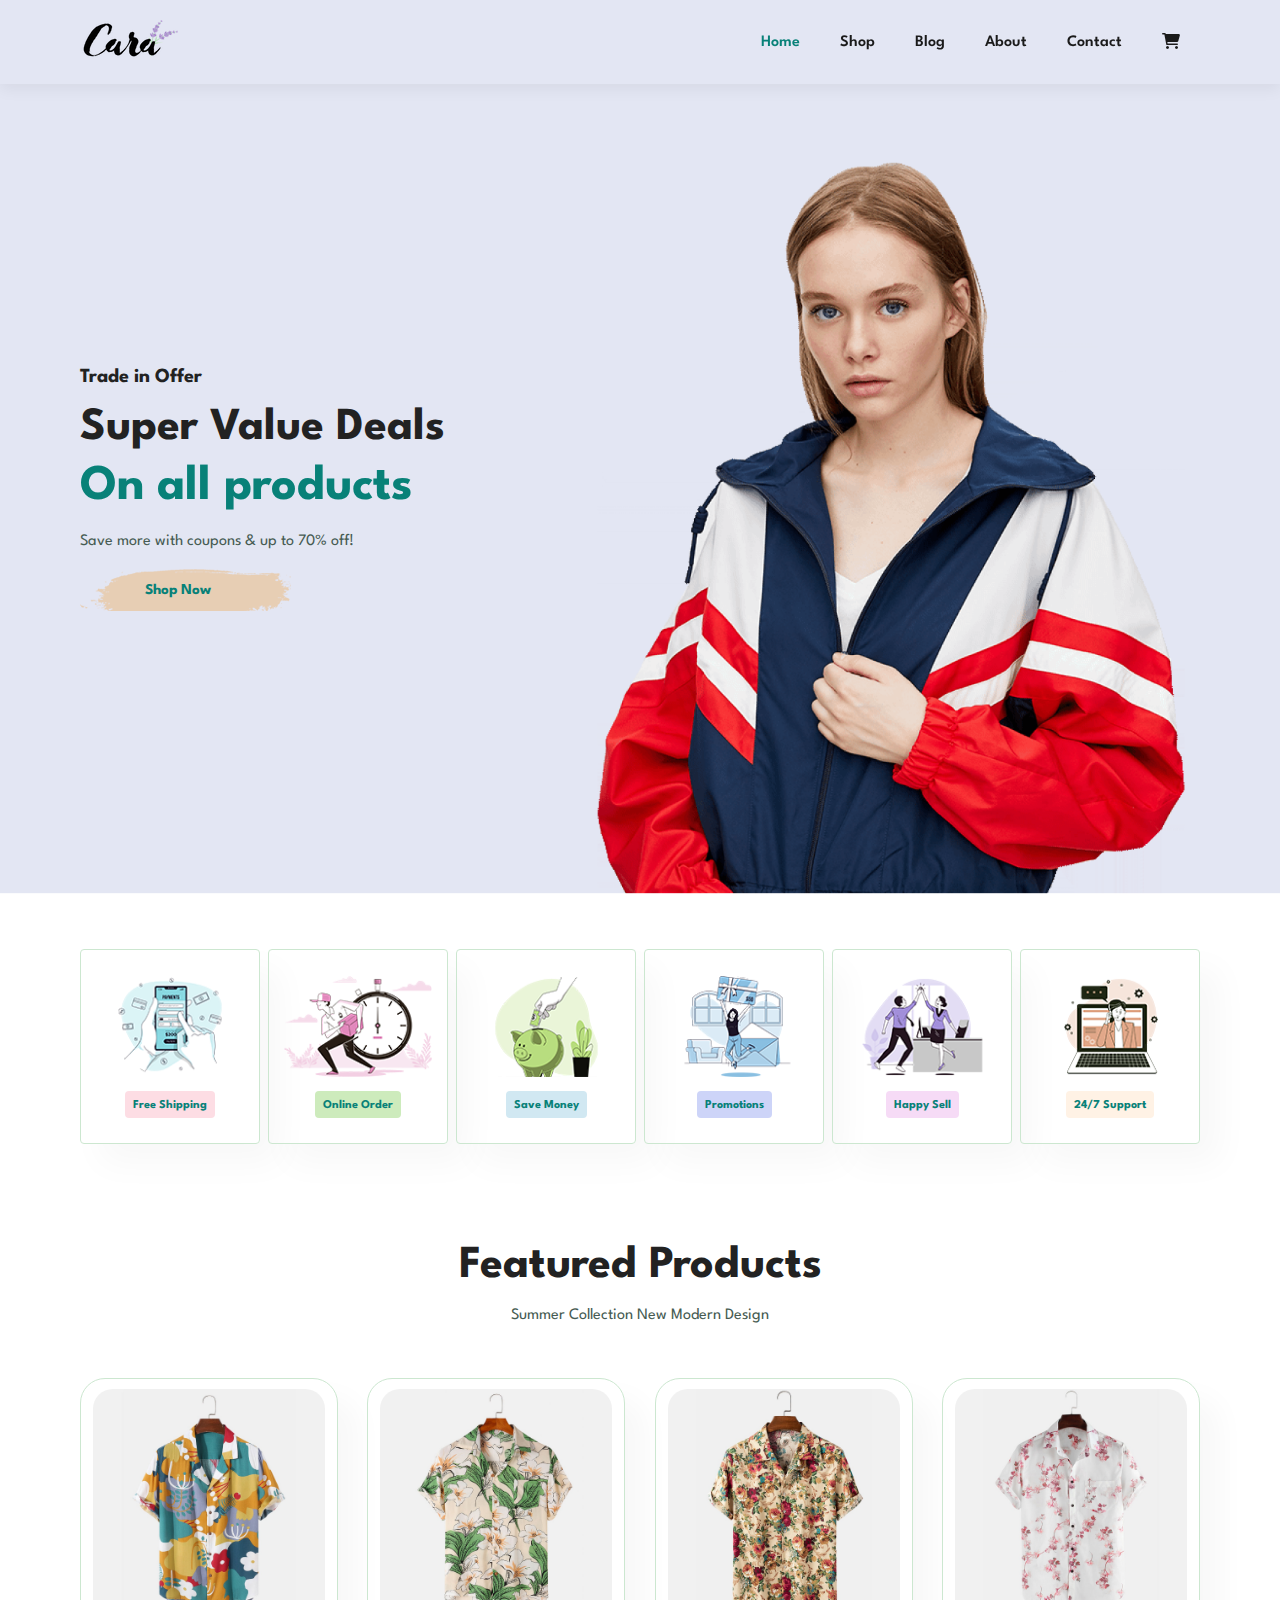
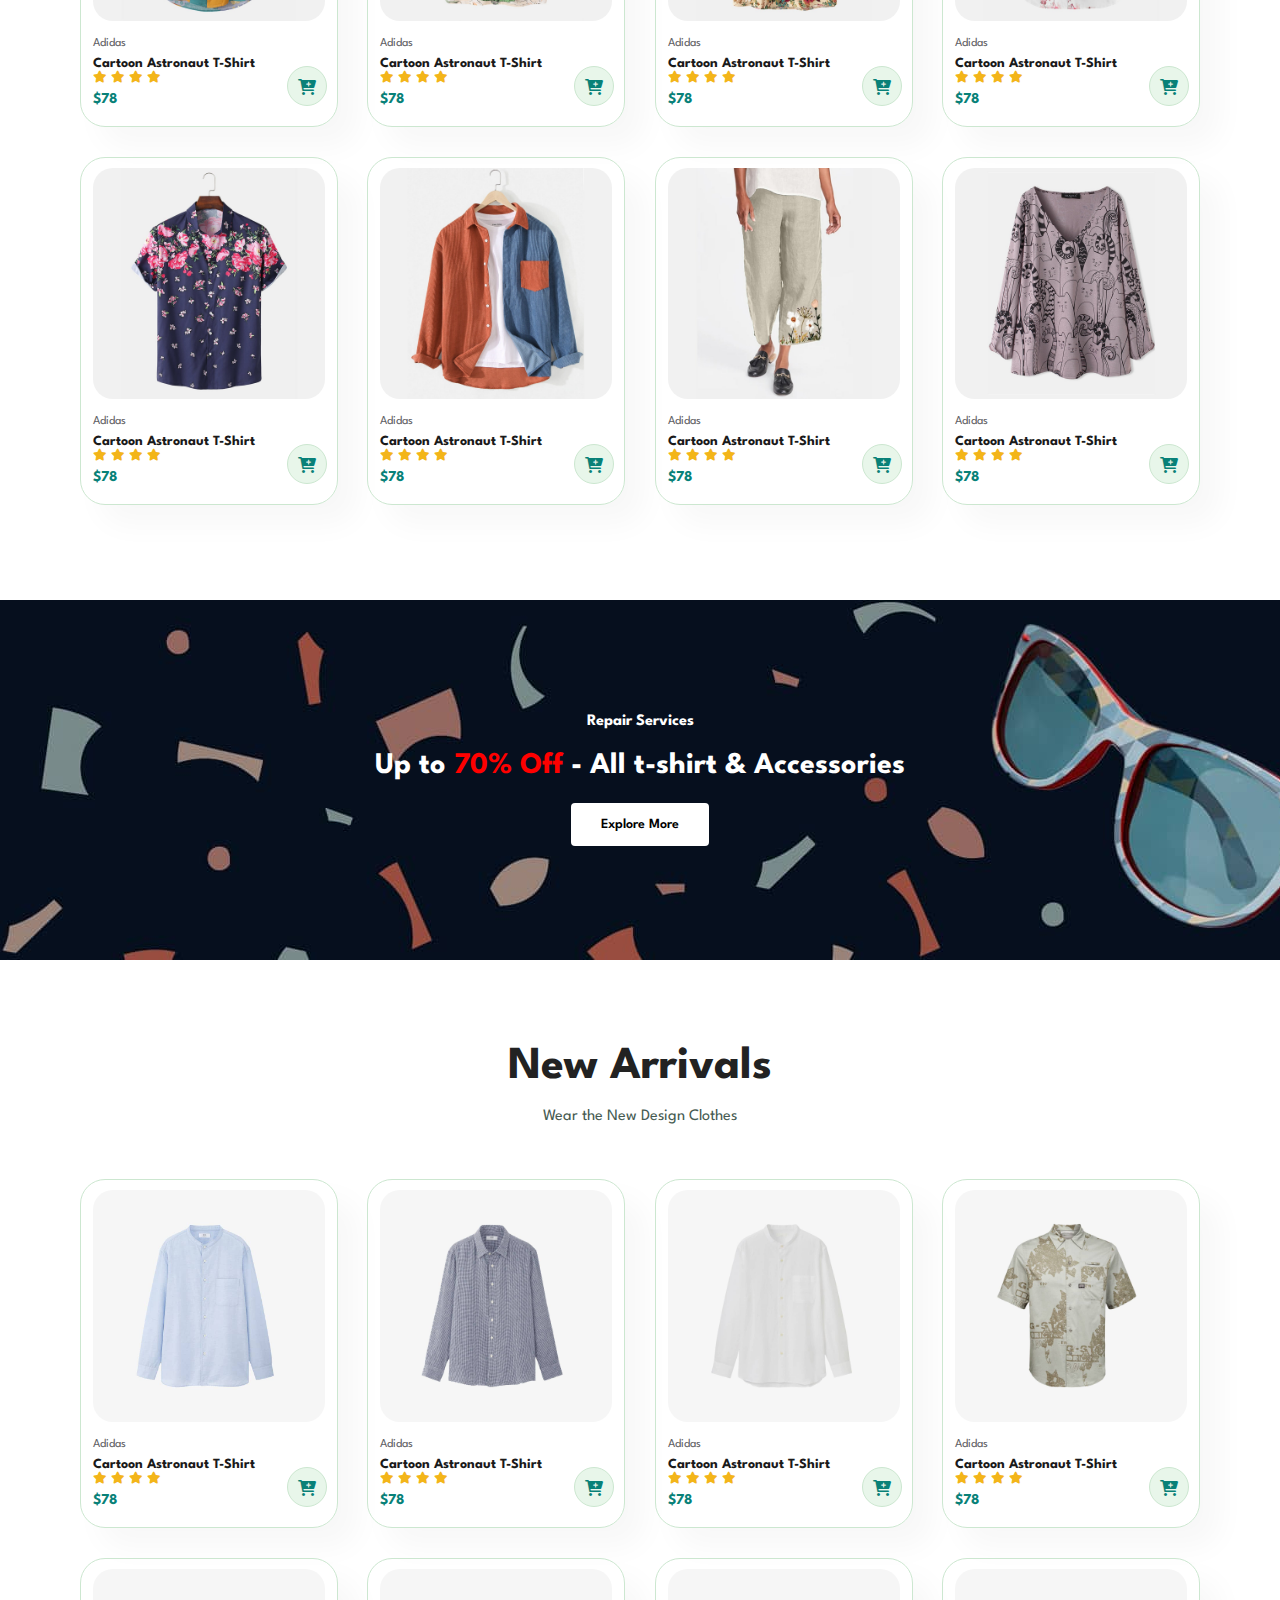
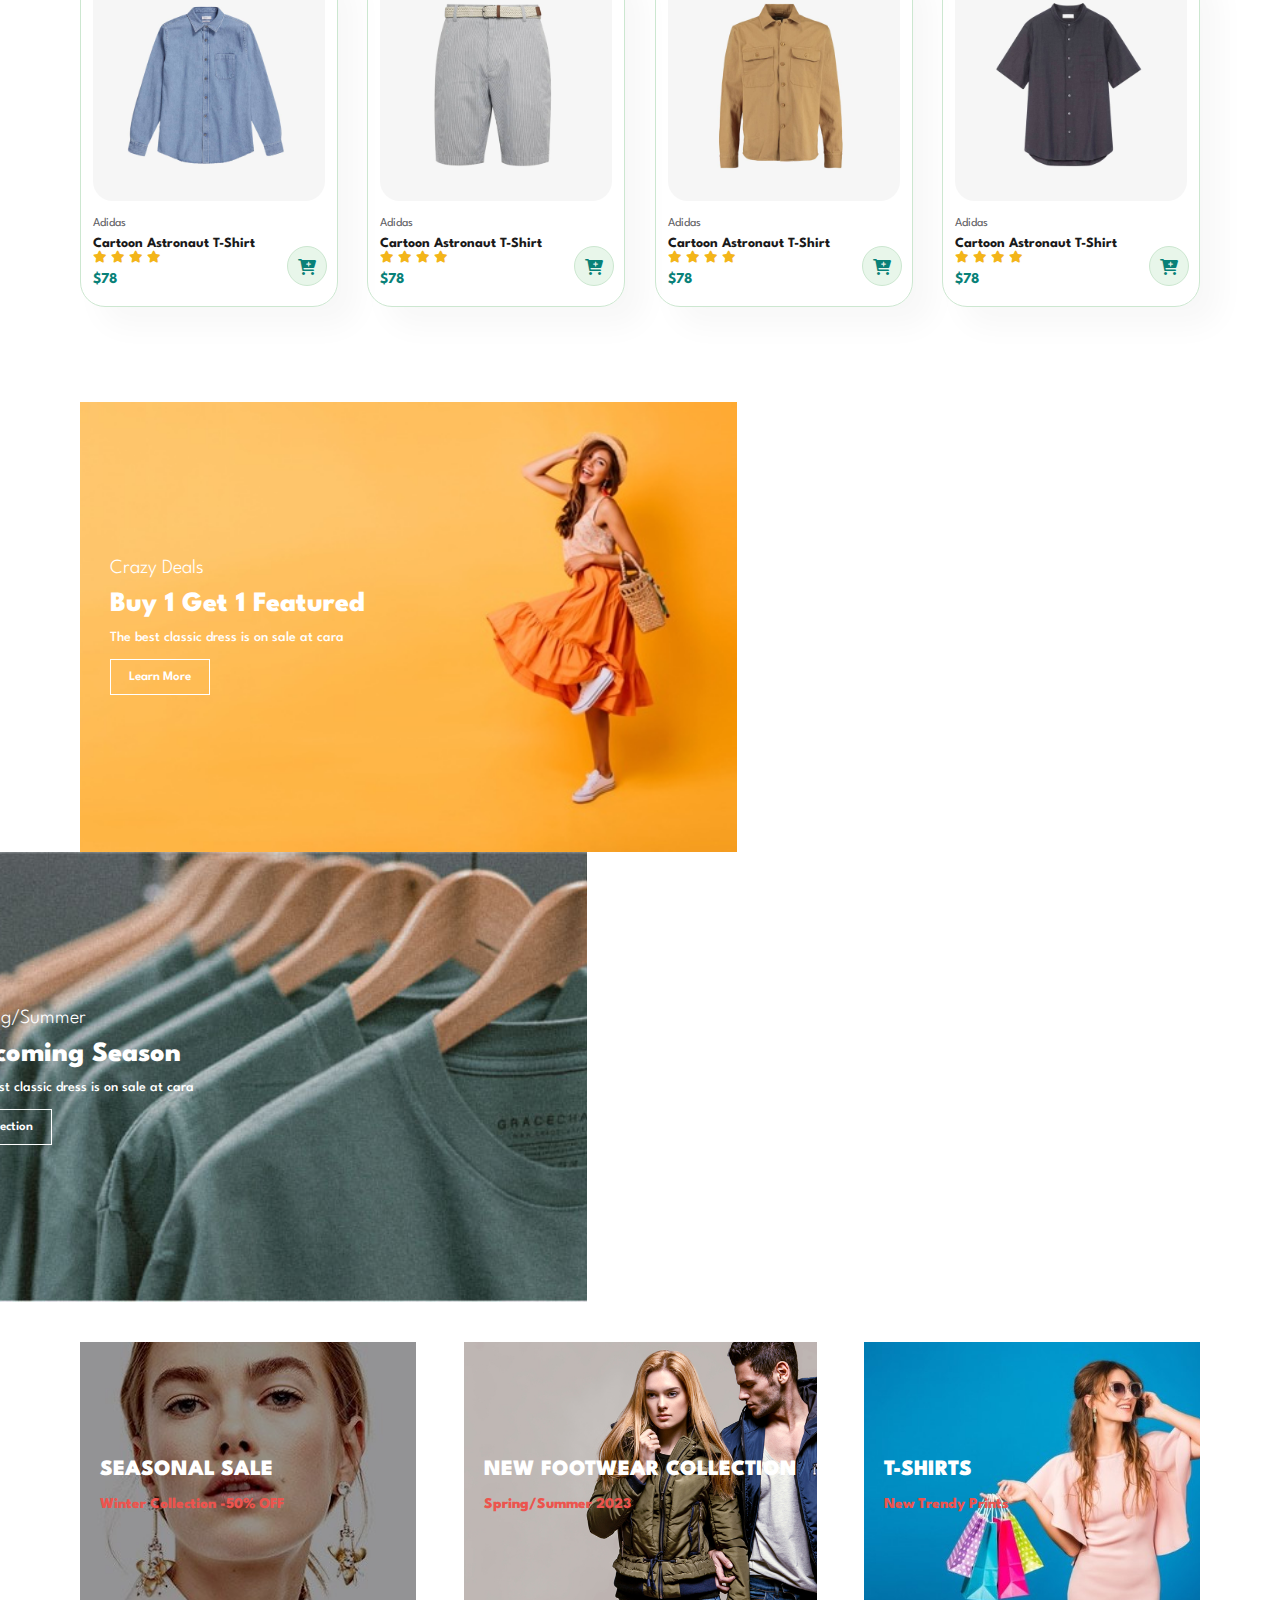
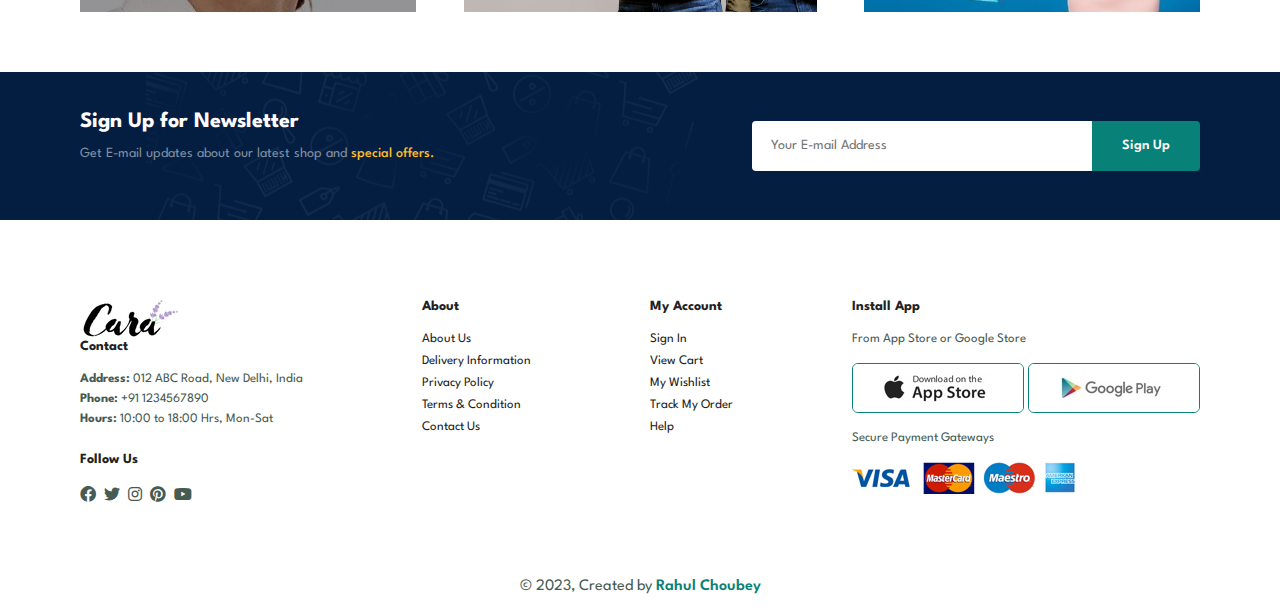
<file: index.html>
<!DOCTYPE html>
<html lang="en">
<head>
    <meta charset="UTF-8">
    <meta name="viewport" content="width=device-width, initial-scale=1.0">
    <title>Cara</title>
    <link rel="stylesheet" href="style.css">
    <link rel="icon" type="image" href="img/logo.png">
    <link rel="stylesheet" href="https://cdnjs.cloudflare.com/ajax/libs/font-awesome/6.0.0/css/all.min.css">
    <!-- <link rel="stylesheet" href="path/to/font-awesome/css/font-awesome.min.css"> -->
</head>
<body>
    <section id="header">
        <a href="#"><img src="img/logo.png" alt="logo" class="logo"></a>

        <div>
            <ul id="navbar">
                <li><a class="active" href="index.html">Home</a></li>
                <li><a href="shop.html">Shop</a></li>
                <li><a href="blog.html">Blog</a></li>
                <li><a href="about.html">About</a></li>
                <li><a href="contact.html">Contact</a></li>
                <li id="lg-bag"><a href="cart.html"><i class="fa-solid fa-cart-shopping"></i></a></li>
                <a href="#" id="close"><i class="fa-solid fa-xmark"></i></a>
            </ul>
        </div>

        <div id="mobile">
            <a href="cart.html"><i class="fa-solid fa-cart-shopping"></i></a>
            <i id="bar" class="fa-solid fa-bars"></i>
            
        </div>
    </section>

    <section id="hero">
        <h4>Trade in Offer</h4>
        <h2>Super Value Deals</h2>
        <h1>On all products</h1>
        <p>Save more with coupons & up to 70% off!</p>
        <button>Shop Now</button>
    </section>

    <section id="feature" class="section-p1">
        <div class="fe-box">
            <img src="img/features/f1.png" alt="">
            <h6>Free Shipping</h6>
        </div>

        <div class="fe-box">
            <img src="img/features/f2.png" alt="">
            <h6>Online Order</h6>
        </div>

        <div class="fe-box">
            <img src="img/features/f3.png" alt="">
            <h6>Save Money</h6>
        </div>

        <div class="fe-box">
            <img src="img/features/f4.png" alt="">
            <h6>Promotions</h6>
        </div>

        <div class="fe-box">
            <img src="img/features/f5.png" alt="">
            <h6>Happy Sell</h6>
        </div>

        <div class="fe-box">
            <img src="img/features/f6.png" alt="">
            <h6>24/7 Support</h6>
        </div>
    </section>

    <section id="product1" class="section-p1">
        <h2>Featured Products</h2>
        <p>Summer Collection New Modern Design</p>

        <div class="pro-container">
            <div class="pro" onclick="window.location.href ='sproduct.html'; ">
                <img src="img/products/f1.jpg" alt="">
                <div class="des">
                    <span>Adidas</span>
                    <h5>Cartoon Astronaut T-Shirt</h5>
                    <div class="star">
                        <i class="fas fa-star"></i>
                        <i class="fas fa-star"></i>
                        <i class="fas fa-star"></i>
                        <i class="fas fa-star"></i>
                    </div>
                    <h4>$78</h4>
                </div>
                <a href="#"><i class="fa-solid fa-cart-plus cart"></i></a>
            </div>

            <div class="pro" onclick="window.location.href ='sproduct.html'; ">
                <img src="img/products/f2.jpg" alt="">
                <div class="des">
                    <span>Adidas</span>
                    <h5>Cartoon Astronaut T-Shirt</h5>
                    <div class="star">
                        <i class="fas fa-star"></i>
                        <i class="fas fa-star"></i>
                        <i class="fas fa-star"></i>
                        <i class="fas fa-star"></i>
                    </div>
                    <h4>$78</h4>
                </div>
                <a href="#"><i class="fa-solid fa-cart-plus cart"></i></a>
            </div>

            <div class="pro" onclick="window.location.href ='sproduct.html'; ">
                <img src="img/products/f3.jpg" alt="">
                <div class="des">
                    <span>Adidas</span>
                    <h5>Cartoon Astronaut T-Shirt</h5>
                    <div class="star">
                        <i class="fas fa-star"></i>
                        <i class="fas fa-star"></i>
                        <i class="fas fa-star"></i>
                        <i class="fas fa-star"></i>
                    </div>
                    <h4>$78</h4>
                </div>
                <a href="#"><i class="fa-solid fa-cart-plus cart"></i></a>
            </div>

            <div class="pro" onclick="window.location.href ='sproduct.html'; ">
                <img src="img/products/f4.jpg" alt="">
                <div class="des">
                    <span>Adidas</span>
                    <h5>Cartoon Astronaut T-Shirt</h5>
                    <div class="star">
                        <i class="fas fa-star"></i>
                        <i class="fas fa-star"></i>
                        <i class="fas fa-star"></i>
                        <i class="fas fa-star"></i>
                    </div>
                    <h4>$78</h4>
                </div>
                <a href="#"><i class="fa-solid fa-cart-plus cart"></i></a>
            </div>

            <div class="pro" onclick="window.location.href ='sproduct.html'; ">
                <img src="img/products/f5.jpg" alt="">
                <div class="des">
                    <span>Adidas</span>
                    <h5>Cartoon Astronaut T-Shirt</h5>
                    <div class="star">
                        <i class="fas fa-star"></i>
                        <i class="fas fa-star"></i>
                        <i class="fas fa-star"></i>
                        <i class="fas fa-star"></i>
                    </div>
                    <h4>$78</h4>
                </div>
                <a href="#"><i class="fa-solid fa-cart-plus cart"></i></a>
            </div>

            <div class="pro" onclick="window.location.href ='sproduct.html'; ">
                <img src="img/products/f6.jpg" alt="">
                <div class="des">
                    <span>Adidas</span>
                    <h5>Cartoon Astronaut T-Shirt</h5>
                    <div class="star">
                        <i class="fas fa-star"></i>
                        <i class="fas fa-star"></i>
                        <i class="fas fa-star"></i>
                        <i class="fas fa-star"></i>
                    </div>
                    <h4>$78</h4>
                </div>
                <a href="#"><i class="fa-solid fa-cart-plus cart"></i></a>
            </div>

            <div class="pro" onclick="window.location.href ='sproduct.html'; ">
                <img src="img/products/f7.jpg" alt="">
                <div class="des">
                    <span>Adidas</span>
                    <h5>Cartoon Astronaut T-Shirt</h5>
                    <div class="star">
                        <i class="fas fa-star"></i>
                        <i class="fas fa-star"></i>
                        <i class="fas fa-star"></i>
                        <i class="fas fa-star"></i>
                    </div>
                    <h4>$78</h4>
                </div>
                <a href="#"><i class="fa-solid fa-cart-plus cart"></i></a>
            </div>

            <div class="pro" onclick="window.location.href ='sproduct.html'; ">
                <img src="img/products/f8.jpg" alt="">
                <div class="des">
                    <span>Adidas</span>
                    <h5>Cartoon Astronaut T-Shirt</h5>
                    <div class="star">
                        <i class="fas fa-star"></i>
                        <i class="fas fa-star"></i>
                        <i class="fas fa-star"></i>
                        <i class="fas fa-star"></i>
                    </div>
                    <h4>$78</h4>
                </div>
                <a href="#"><i class="fa-solid fa-cart-plus cart"></i></a>
            </div>
        </div>
    </section>

    <section id="banner" class="section-m1">
        <h4>Repair Services</h4>
        <h2>Up to <span>70% Off</span> - All t-shirt & Accessories</h2>
        <button class="normal">Explore More</button>
    </section>

    <section id="product1" class="section-p1">
        <h2>New Arrivals</h2>
        <p>Wear the New Design Clothes</p>

        <div class="pro-container">
            <div class="pro">
                <img src="img/products/n1.jpg" alt="">
                <div class="des">
                    <span>Adidas</span>
                    <h5>Cartoon Astronaut T-Shirt</h5>
                    <div class="star">
                        <i class="fas fa-star"></i>
                        <i class="fas fa-star"></i>
                        <i class="fas fa-star"></i>
                        <i class="fas fa-star"></i>
                    </div>
                    <h4>$78</h4>
                </div>
                <a href="#"><i class="fa-solid fa-cart-plus cart"></i></a>
            </div>

            <div class="pro">
                <img src="img/products/n2.jpg" alt="">
                <div class="des">
                    <span>Adidas</span>
                    <h5>Cartoon Astronaut T-Shirt</h5>
                    <div class="star">
                        <i class="fas fa-star"></i>
                        <i class="fas fa-star"></i>
                        <i class="fas fa-star"></i>
                        <i class="fas fa-star"></i>
                    </div>
                    <h4>$78</h4>
                </div>
                <a href="#"><i class="fa-solid fa-cart-plus cart"></i></a>
            </div>

            <div class="pro">
                <img src="img/products/n3.jpg" alt="">
                <div class="des">
                    <span>Adidas</span>
                    <h5>Cartoon Astronaut T-Shirt</h5>
                    <div class="star">
                        <i class="fas fa-star"></i>
                        <i class="fas fa-star"></i>
                        <i class="fas fa-star"></i>
                        <i class="fas fa-star"></i>
                    </div>
                    <h4>$78</h4>
                </div>
                <a href="#"><i class="fa-solid fa-cart-plus cart"></i></a>
            </div>

            <div class="pro">
                <img src="img/products/n4.jpg" alt="">
                <div class="des">
                    <span>Adidas</span>
                    <h5>Cartoon Astronaut T-Shirt</h5>
                    <div class="star">
                        <i class="fas fa-star"></i>
                        <i class="fas fa-star"></i>
                        <i class="fas fa-star"></i>
                        <i class="fas fa-star"></i>
                    </div>
                    <h4>$78</h4>
                </div>
                <a href="#"><i class="fa-solid fa-cart-plus cart"></i></a>
            </div>

            <div class="pro">
                <img src="img/products/n5.jpg" alt="">
                <div class="des">
                    <span>Adidas</span>
                    <h5>Cartoon Astronaut T-Shirt</h5>
                    <div class="star">
                        <i class="fas fa-star"></i>
                        <i class="fas fa-star"></i>
                        <i class="fas fa-star"></i>
                        <i class="fas fa-star"></i>
                    </div>
                    <h4>$78</h4>
                </div>
                <a href="#"><i class="fa-solid fa-cart-plus cart"></i></a>
            </div>

            <div class="pro">
                <img src="img/products/n6.jpg" alt="">
                <div class="des">
                    <span>Adidas</span>
                    <h5>Cartoon Astronaut T-Shirt</h5>
                    <div class="star">
                        <i class="fas fa-star"></i>
                        <i class="fas fa-star"></i>
                        <i class="fas fa-star"></i>
                        <i class="fas fa-star"></i>
                    </div>
                    <h4>$78</h4>
                </div>
                <a href="#"><i class="fa-solid fa-cart-plus cart"></i></a>
            </div>

            <div class="pro">
                <img src="img/products/n7.jpg" alt="">
                <div class="des">
                    <span>Adidas</span>
                    <h5>Cartoon Astronaut T-Shirt</h5>
                    <div class="star">
                        <i class="fas fa-star"></i>
                        <i class="fas fa-star"></i>
                        <i class="fas fa-star"></i>
                        <i class="fas fa-star"></i>
                    </div>
                    <h4>$78</h4>
                </div>
                <a href="#"><i class="fa-solid fa-cart-plus cart"></i></a>
            </div>

            <div class="pro">
                <img src="img/products/n8.jpg" alt="">
                <div class="des">
                    <span>Adidas</span>
                    <h5>Cartoon Astronaut T-Shirt</h5>
                    <div class="star">
                        <i class="fas fa-star"></i>
                        <i class="fas fa-star"></i>
                        <i class="fas fa-star"></i>
                        <i class="fas fa-star"></i>
                    </div>
                    <h4>$78</h4>
                </div>
                <a href="#"><i class="fa-solid fa-cart-plus cart"></i></a>
            </div>
        </div>
    </section>

    <section id="sm-banner" >
        <div class="banner-box">
            <h4>Crazy Deals</h4>
            <h2>Buy 1 Get 1 Featured</h2>
            <span>The best classic dress is on sale at cara</span>
            <button class="white">Learn More</button>
        </div>

        <div class="banner-box banner-box2">
            <h4>Spring/Summer</h4>
            <h2>Upcoming Season</h2>
            <span>The best classic dress is on sale at cara</span>
            <button class="white">Collection</button>
        </div>
    </section>

    <section id="banner3">
        <div class="banner-box">
            <h2>SEASONAL SALE</h2>
            <h3>Winter Collection -50% OFF</h3>
        </div>

        <div class="banner-box banner-box2">
            <h2>NEW FOOTWEAR COLLECTION</h2>
            <h3>Spring/Summer 2023 </h3>
        </div>

        <div class="banner-box banner-box3">
            <h2>T-SHIRTS</h2>
            <h3>New Trendy Prints</h3>
        </div>
    </section>

    <section id="newsletter" class="section-p1 section-m1">
        <div class="newstext">
            <h4>Sign Up for Newsletter</h4>
            <p>Get E-mail updates about our latest shop and <span>special offers.</span></p>
        </div>

        <div class="form">
            <input type="text" placeholder="Your E-mail Address">
            <button class="normal">Sign Up</button>
        </div>
    </section>

    <footer class="section-p1">
        <div class="col">
            <img src="img/logo.png" alt="logo">
            <h4>Contact</h4>
            <p><strong>Address: </strong> 012 ABC Road, New Delhi, India</p>
            <p><strong>Phone:</strong> +91 1234567890</p>
            <p><strong>Hours: </strong> 10:00 to 18:00 Hrs, Mon-Sat</p>

            <div class="follow">
                <h4>Follow Us</h4>
                <div class="icon">
                    <i class="fa-brands fa-facebook"></i>
                    <i class="fa-brands fa-twitter"></i>
                    <i class="fa-brands fa-instagram"></i>
                    <i class="fa-brands fa-pinterest"></i>
                    <i class="fa-brands fa-youtube"></i>
                </div>
            </div>
        </div>

        <div class="col">
            <h4>About</h4>
            <a href="#">About Us</a>
            <a href="#">Delivery Information</a>
            <a href="#">Privacy Policy</a>
            <a href="#">Terms & Condition</a>
            <a href="#">Contact Us</a>
        </div>

        <div class="col">
            <h4>My Account</h4>
            <a href="#">Sign In</a>
            <a href="#">View Cart</a>
            <a href="#">My Wishlist</a>
            <a href="#">Track My Order</a>
            <a href="#">Help</a>
        </div>

        <div class="install">
            <h4>Install App</h4>
            <p>From App Store or Google Store</p>
            <div class="row">
                <img src="img/pay/app.jpg" alt="">
                <img src="img/pay/play.jpg" alt="">
            </div>
            <p>Secure Payment Gateways</p>
            <img src="img/pay/pay.png" alt="">
        </div>


    </footer>

    <div class="copyright">
        <p>© 2023, Created by <span>Rahul Choubey</span> </p>
    </div>

    <script src="script.js"></script>
</body>
</html>
</file>
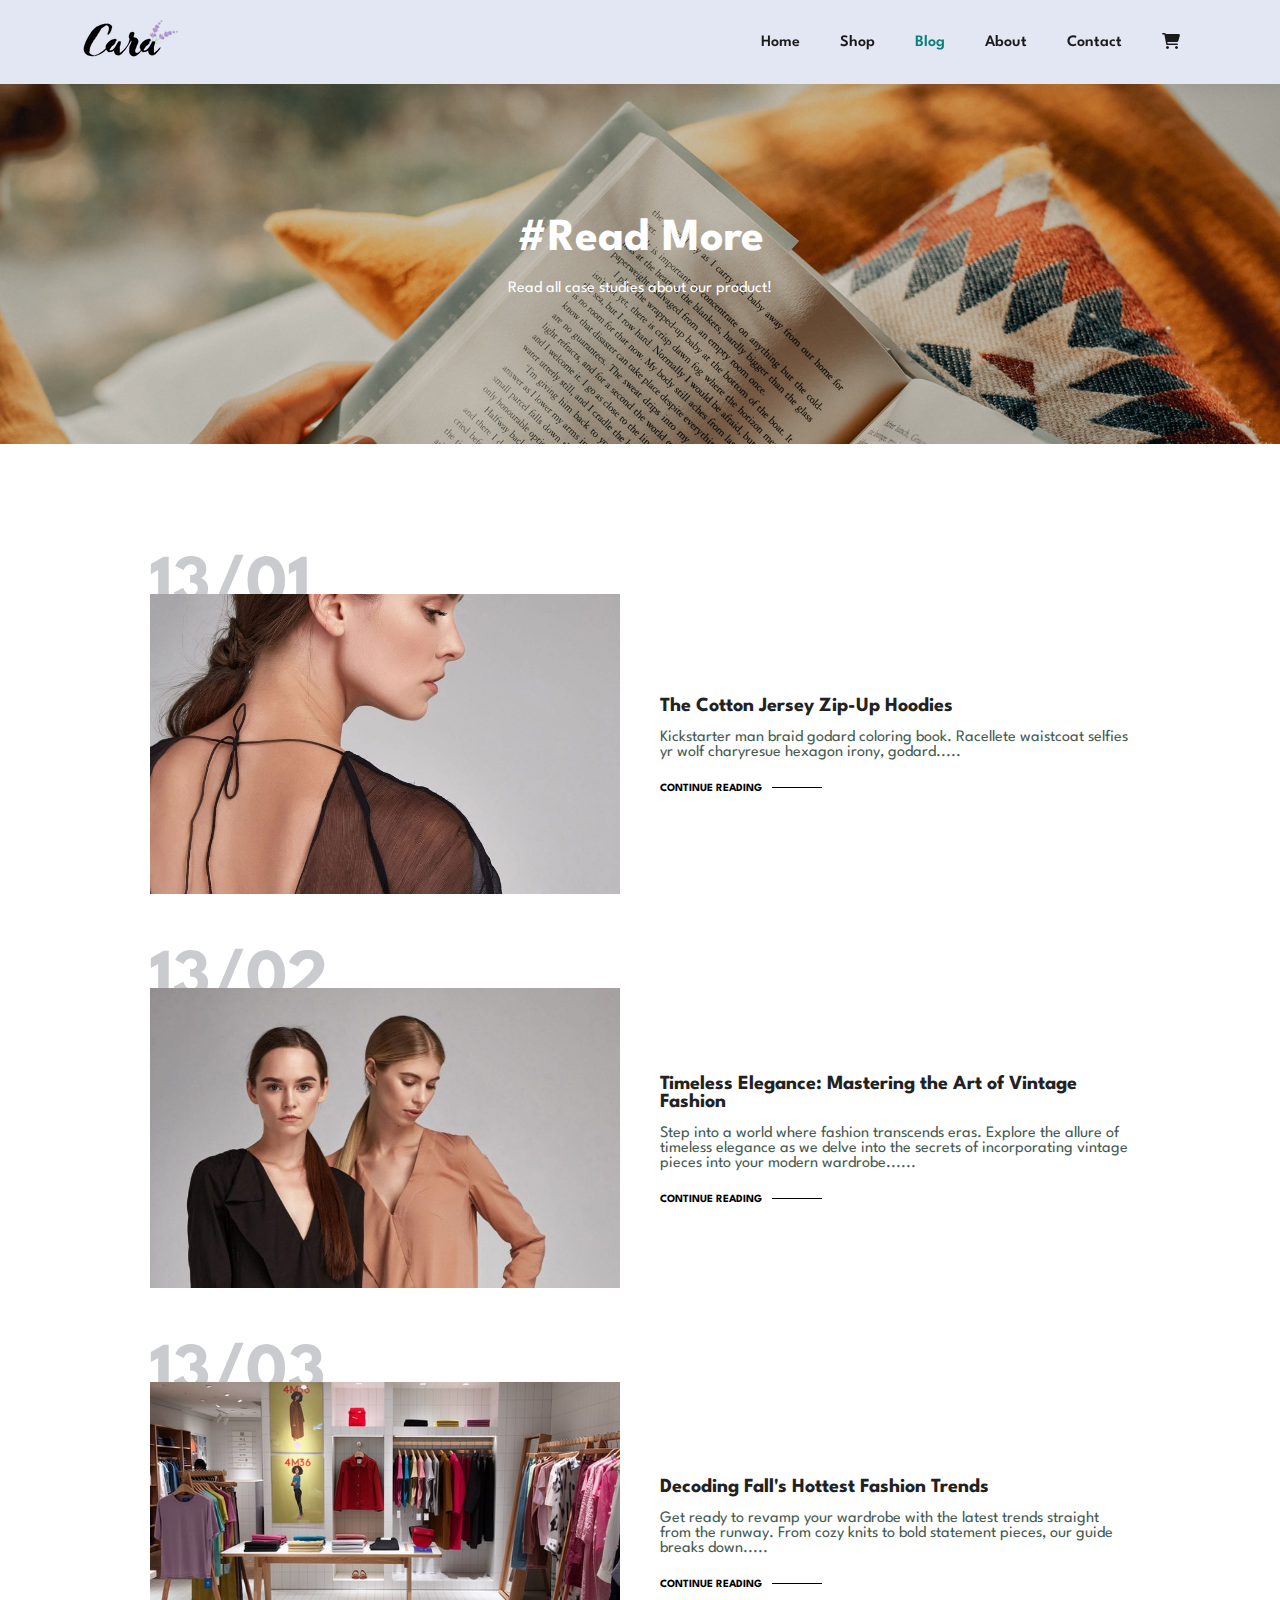
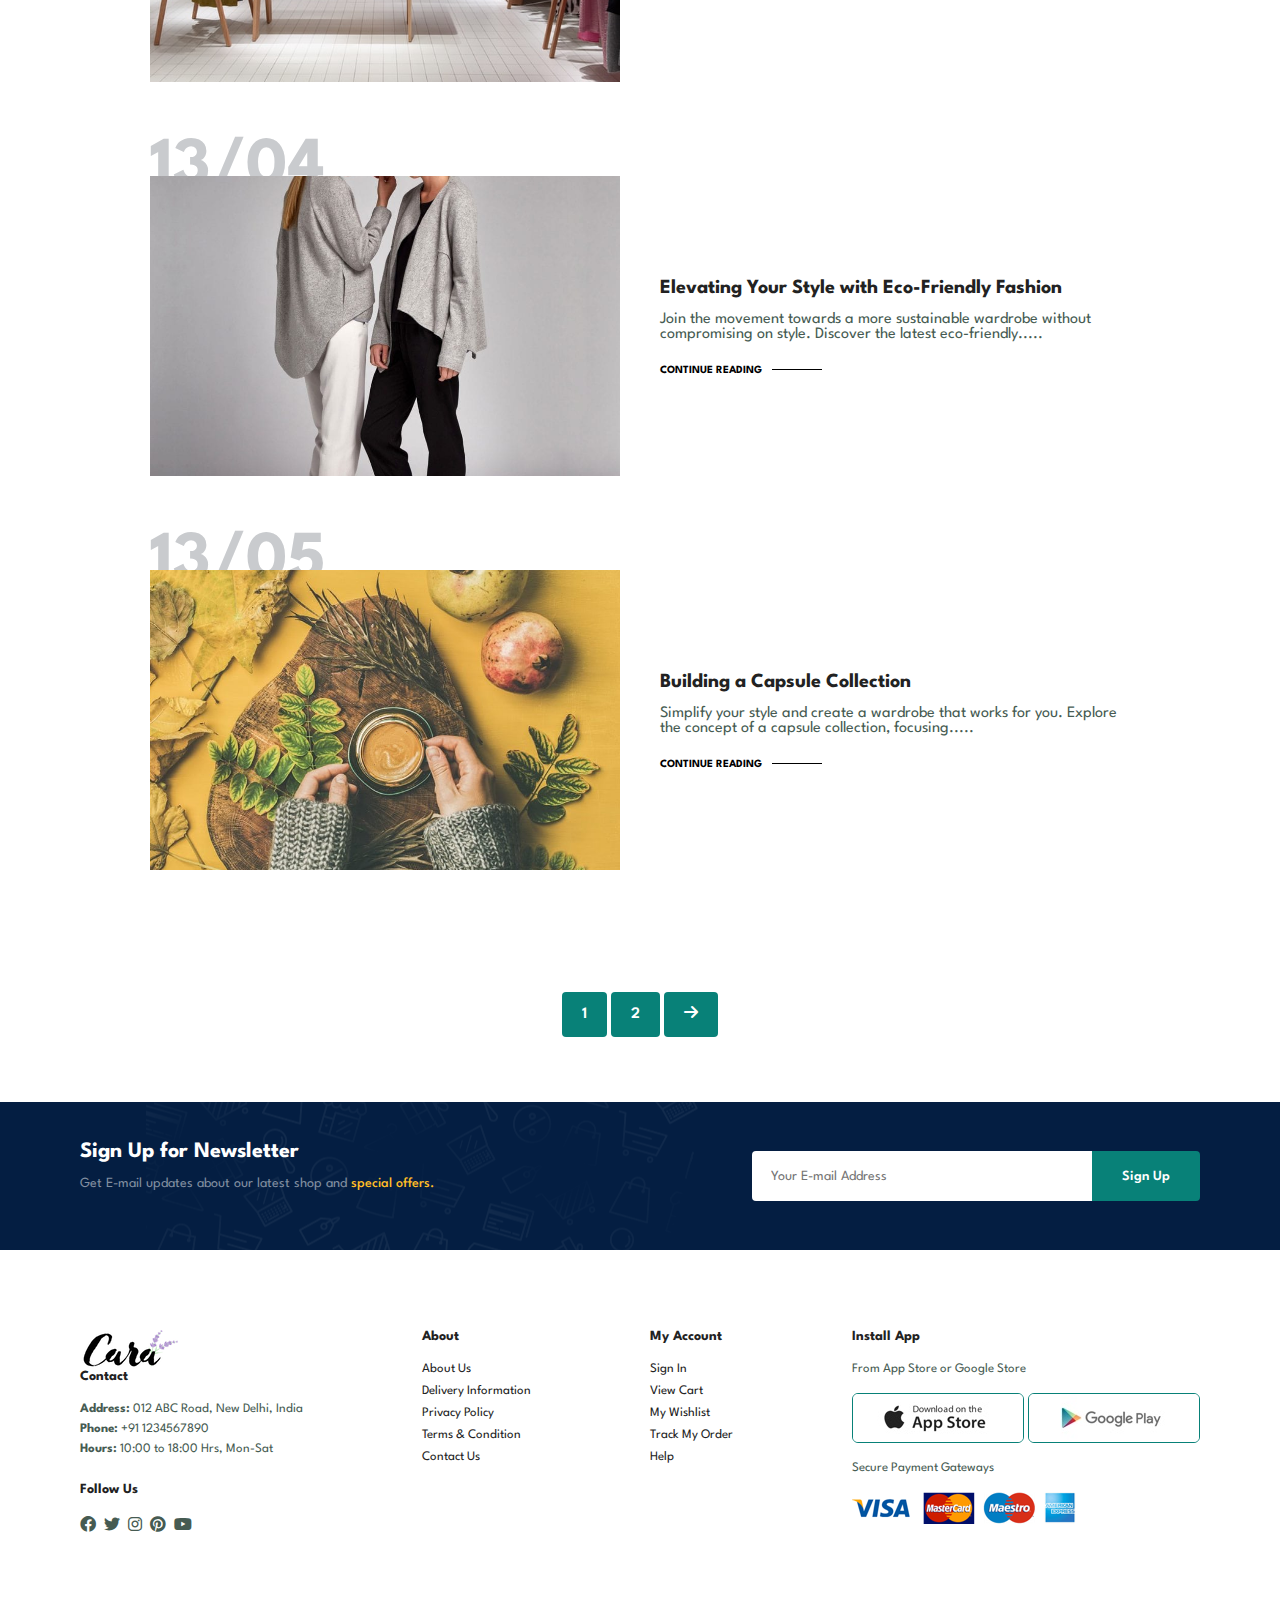
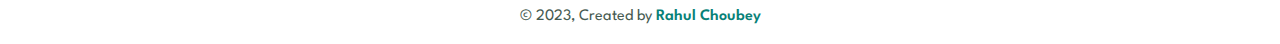
<file: blog.html>
<!DOCTYPE html>
<html lang="en">
<head>
    <meta charset="UTF-8">
    <meta name="viewport" content="width=device-width, initial-scale=1.0">
    <title>Cara</title>
    <link rel="stylesheet" href="style.css">
    <link rel="icon" type="image" href="img/logo.png">
    <link rel="stylesheet" href="https://cdnjs.cloudflare.com/ajax/libs/font-awesome/6.0.0/css/all.min.css">
    <!-- <link rel="stylesheet" href="path/to/font-awesome/css/font-awesome.min.css"> -->
</head>
<body>
    <section id="header">
        <a href="#"><img src="img/logo.png" alt="logo" class="logo"></a>

        <div>
            <ul id="navbar">
                <li><a href="index.html">Home</a></li>
                <li><a href="shop.html">Shop</a></li>
                <li><a class="active" href="blog.html">Blog</a></li>
                <li><a href="about.html">About</a></li>
                <li><a href="contact.html">Contact</a></li>
                <li id="lg-bag"><a href="cart.html"><i class="fa-solid fa-cart-shopping"></i></a></li>
                <a href="#" id="close"><i class="fa-solid fa-xmark"></i></a>
            </ul>
        </div>

        <div id="mobile">
            <a href="cart.html"><i class="fa-solid fa-cart-shopping"></i></a>
            <i id="bar" class="fa-solid fa-bars"></i>
            
        </div>
    </section>

    <section id="page-header" class="blog-header">
        <h2>#Read More</h2>
    
        <p>Read all case studies about our product!</p>
    </section>

    <section id="blog">
        <div class="blog-box">
            <div class="blog-img">
                <img src="img/blog/b1.jpg" alt="blog-image">
            </div>

            <div class="blog-details">
                <h4>The Cotton Jersey Zip-Up Hoodies</h4>
                <p>Kickstarter man braid godard coloring book. Racellete waistcoat selfies yr wolf charyresue hexagon irony, godard.....</p>
                <a href="#">CONTINUE READING</a>
            </div>

            <h1>13/01</h1>
        </div>

        <div class="blog-box">
            <div class="blog-img">
                <img src="img/blog/b2.jpg" alt="blog-image">
            </div>

            <div class="blog-details">
                <h4>Timeless Elegance: Mastering the Art of Vintage Fashion</h4>
                <p>Step into a world where fashion transcends eras. Explore the allure of timeless elegance as we delve into the secrets of incorporating vintage pieces into your modern wardrobe......</p>
                <a href="#">CONTINUE READING</a>
            </div>

            <h1>13/02</h1>
        </div>

        <div class="blog-box">
            <div class="blog-img">
                <img src="img/blog/b3.jpg" alt="blog-image">
            </div>

            <div class="blog-details">
                <h4>Decoding Fall's Hottest Fashion Trends</h4>
                <p>Get ready to revamp your wardrobe with the latest trends straight from the runway. From cozy knits to bold statement pieces, our guide breaks down.....</p>
                <a href="#">CONTINUE READING</a>
            </div>

            <h1>13/03</h1>
        </div>

        <div class="blog-box">
            <div class="blog-img">
                <img src="img/blog/b4.jpg" alt="blog-image">
            </div>

            <div class="blog-details">
                <h4>Elevating Your Style with Eco-Friendly Fashion</h4>
                <p>Join the movement towards a more sustainable wardrobe without compromising on style. Discover the latest eco-friendly.....</p>
                <a href="#">CONTINUE READING</a>
            </div>

            <h1>13/04</h1>
        </div>

        <div class="blog-box">
            <div class="blog-img">
                <img src="img/blog/b6.jpg" alt="blog-image">
            </div>

            <div class="blog-details">
                <h4>Building a Capsule Collection</h4>
                <p>Simplify your style and create a wardrobe that works for you. Explore the concept of a capsule collection, focusing.....</p>
                <a href="#">CONTINUE READING</a>
            </div>

            <h1>13/05</h1>
        </div>
    </section>


    <section id="pagination" class="section-p1">
        <a href="#">1</a>
        <a href="#">2</a>
        <a href="#"><i class="fa-solid fa-arrow-right"></i></a>
    </section>


    <section id="newsletter" class="section-p1 section-m1">
        <div class="newstext">
            <h4>Sign Up for Newsletter</h4>
            <p>Get E-mail updates about our latest shop and <span>special offers.</span></p>
        </div>

        <div class="form">
            <input type="text" placeholder="Your E-mail Address">
            <button class="normal">Sign Up</button>
        </div>
    </section>

    <footer class="section-p1">
        <div class="col">
            <img src="img/logo.png" alt="logo">
            <h4>Contact</h4>
            <p><strong>Address: </strong> 012 ABC Road, New Delhi, India</p>
            <p><strong>Phone:</strong> +91 1234567890</p>
            <p><strong>Hours: </strong> 10:00 to 18:00 Hrs, Mon-Sat</p>

            <div class="follow">
                <h4>Follow Us</h4>
                <div class="icon">
                    <i class="fa-brands fa-facebook"></i>
                    <i class="fa-brands fa-twitter"></i>
                    <i class="fa-brands fa-instagram"></i>
                    <i class="fa-brands fa-pinterest"></i>
                    <i class="fa-brands fa-youtube"></i>
                </div>
            </div>
        </div>

        <div class="col">
            <h4>About</h4>
            <a href="#">About Us</a>
            <a href="#">Delivery Information</a>
            <a href="#">Privacy Policy</a>
            <a href="#">Terms & Condition</a>
            <a href="#">Contact Us</a>
        </div>

        <div class="col">
            <h4>My Account</h4>
            <a href="#">Sign In</a>
            <a href="#">View Cart</a>
            <a href="#">My Wishlist</a>
            <a href="#">Track My Order</a>
            <a href="#">Help</a>
        </div>

        <div class="install">
            <h4>Install App</h4>
            <p>From App Store or Google Store</p>
            <div class="row">
                <img src="img/pay/app.jpg" alt="">
                <img src="img/pay/play.jpg" alt="">
            </div>
            <p>Secure Payment Gateways</p>
            <img src="img/pay/pay.png" alt="">
        </div>


    </footer>

    <div class="copyright">
        <p>© 2023, Created by <span>Rahul Choubey</span> </p>
    </div>

    <script src="script.js"></script>
</body>
</html>
</file>
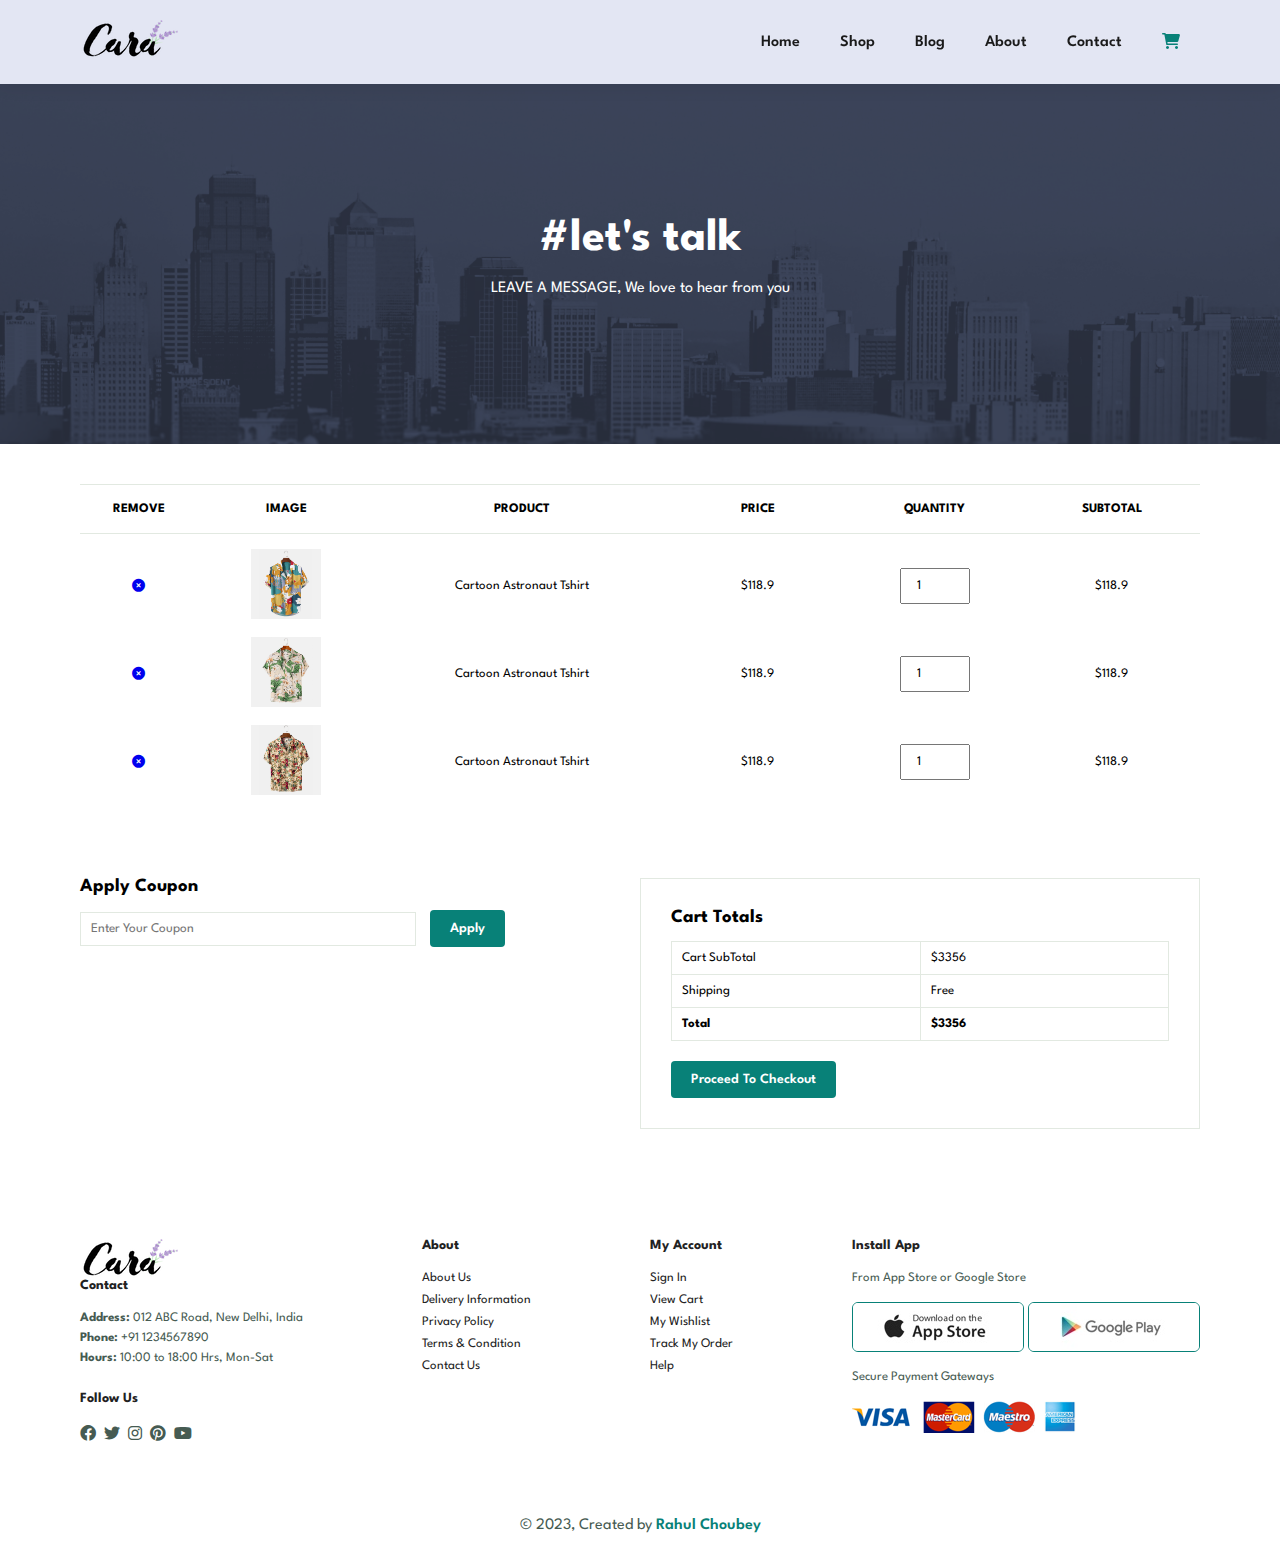
<file: cart.html>
<!DOCTYPE html>
<html lang="en">
<head>
    <meta charset="UTF-8">
    <meta name="viewport" content="width=device-width, initial-scale=1.0">
    <title>Cara</title>
    <link rel="stylesheet" href="style.css">
    <link rel="icon" type="image" href="img/logo.png">
    <link rel="stylesheet" href="https://cdnjs.cloudflare.com/ajax/libs/font-awesome/6.0.0/css/all.min.css">
    <!-- <link rel="stylesheet" href="path/to/font-awesome/css/font-awesome.min.css"> -->
</head>
<body>
    <section id="header">
        <a href="#"><img src="img/logo.png" alt="logo" class="logo"></a>

        <div>
            <ul id="navbar">
                <li><a href="index.html">Home</a></li>
                <li><a href="shop.html">Shop</a></li>
                <li><a href="blog.html">Blog</a></li>
                <li><a href="about.html">About</a></li>
                <li><a href="contact.html">Contact</a></li>
                <li id="lg-bag"><a class="active" href="cart.html"><i class="fa-solid fa-cart-shopping"></i></a></li>
                <a href="#" id="close"><i class="fa-solid fa-xmark"></i></a>
            </ul>
        </div>

        <div id="mobile">
            <a href="cart.html"><i class="fa-solid fa-cart-shopping"></i></a>
            <i id="bar" class="fa-solid fa-bars"></i>
            
        </div>
    </section>

    <section id="page-header" class="about-header">
        <h2>#let's talk</h2>
    
        <p>LEAVE A MESSAGE, We love to hear from you</p>
    </section>

    <section id="cart" class="section-p1">
        <table width="100%">
            <thead>
                <tr>
                    <td>Remove</td>
                    <td>Image</td>
                    <td>Product</td>
                    <td>Price</td>
                    <td>Quantity</td>
                    <td>Subtotal</td>
                </tr>
            </thead>

            <tbody>
                <tr>
                    <td><a href="#"><i class="fa-solid fa-circle-xmark"></i></a></td>
                    <td><img src="img/products/f1.jpg" alt=""></td>
                    <td>Cartoon Astronaut Tshirt</td>
                    <td>$118.9</td>
                    <td><input type="number" value="1"></td>
                    <td>$118.9</td>
                </tr>

                <tr>
                    <td><a href="#"><i class="fa-solid fa-circle-xmark"></i></a></td>
                    <td><img src="img/products/f2.jpg" alt=""></td>
                    <td>Cartoon Astronaut Tshirt</td>
                    <td>$118.9</td>
                    <td><input type="number" value="1"></td>
                    <td>$118.9</td>
                </tr>

                <tr>
                    <td><a href="#"><i class="fa-solid fa-circle-xmark"></i></a></td>
                    <td><img src="img/products/f3.jpg" alt=""></td>
                    <td>Cartoon Astronaut Tshirt</td>
                    <td>$118.9</td>
                    <td><input type="number" value="1"></td>
                    <td>$118.9</td>
                </tr>
            </tbody>
        </table>
    </section>

    <section id="cart-add" class="section-p1">
        <div id="coupon">
            <h3>Apply Coupon</h3>
            <div>
                <input type="text" placeholder="Enter Your Coupon">
                <button class="normal">Apply</button>
            </div>
        </div>

        <div id="subtotal">
            <h3>Cart Totals</h3>
            <table>
                <tr>
                    <td>Cart SubTotal</td>
                    <td>$3356</td>
                </tr>

                <tr>
                    <td>Shipping</td>
                    <td>Free</td>
                </tr>

                <tr>
                    <td><strong>Total</strong></td>
                    <td><strong>$3356</strong></td>
                </tr>
            </table>
            <button class="normal">Proceed To Checkout</button>
        </div>

    </section>

    <footer class="section-p1">
        <div class="col">
            <img src="img/logo.png" alt="logo">
            <h4>Contact</h4>
            <p><strong>Address: </strong> 012 ABC Road, New Delhi, India</p>
            <p><strong>Phone:</strong> +91 1234567890</p>
            <p><strong>Hours: </strong> 10:00 to 18:00 Hrs, Mon-Sat</p>

            <div class="follow">
                <h4>Follow Us</h4>
                <div class="icon">
                    <i class="fa-brands fa-facebook"></i>
                    <i class="fa-brands fa-twitter"></i>
                    <i class="fa-brands fa-instagram"></i>
                    <i class="fa-brands fa-pinterest"></i>
                    <i class="fa-brands fa-youtube"></i>
                </div>
            </div>
        </div>

        <div class="col">
            <h4>About</h4>
            <a href="#">About Us</a>
            <a href="#">Delivery Information</a>
            <a href="#">Privacy Policy</a>
            <a href="#">Terms & Condition</a>
            <a href="#">Contact Us</a>
        </div>

        <div class="col">
            <h4>My Account</h4>
            <a href="#">Sign In</a>
            <a href="#">View Cart</a>
            <a href="#">My Wishlist</a>
            <a href="#">Track My Order</a>
            <a href="#">Help</a>
        </div>

        <div class="install">
            <h4>Install App</h4>
            <p>From App Store or Google Store</p>
            <div class="row">
                <img src="img/pay/app.jpg" alt="">
                <img src="img/pay/play.jpg" alt="">
            </div>
            <p>Secure Payment Gateways</p>
            <img src="img/pay/pay.png" alt="">
        </div>


    </footer>

    <div class="copyright">
        <p>© 2023, Created by <span>Rahul Choubey</span> </p>
    </div>

    <script src="script.js"></script>
</body>
</html>
</file>
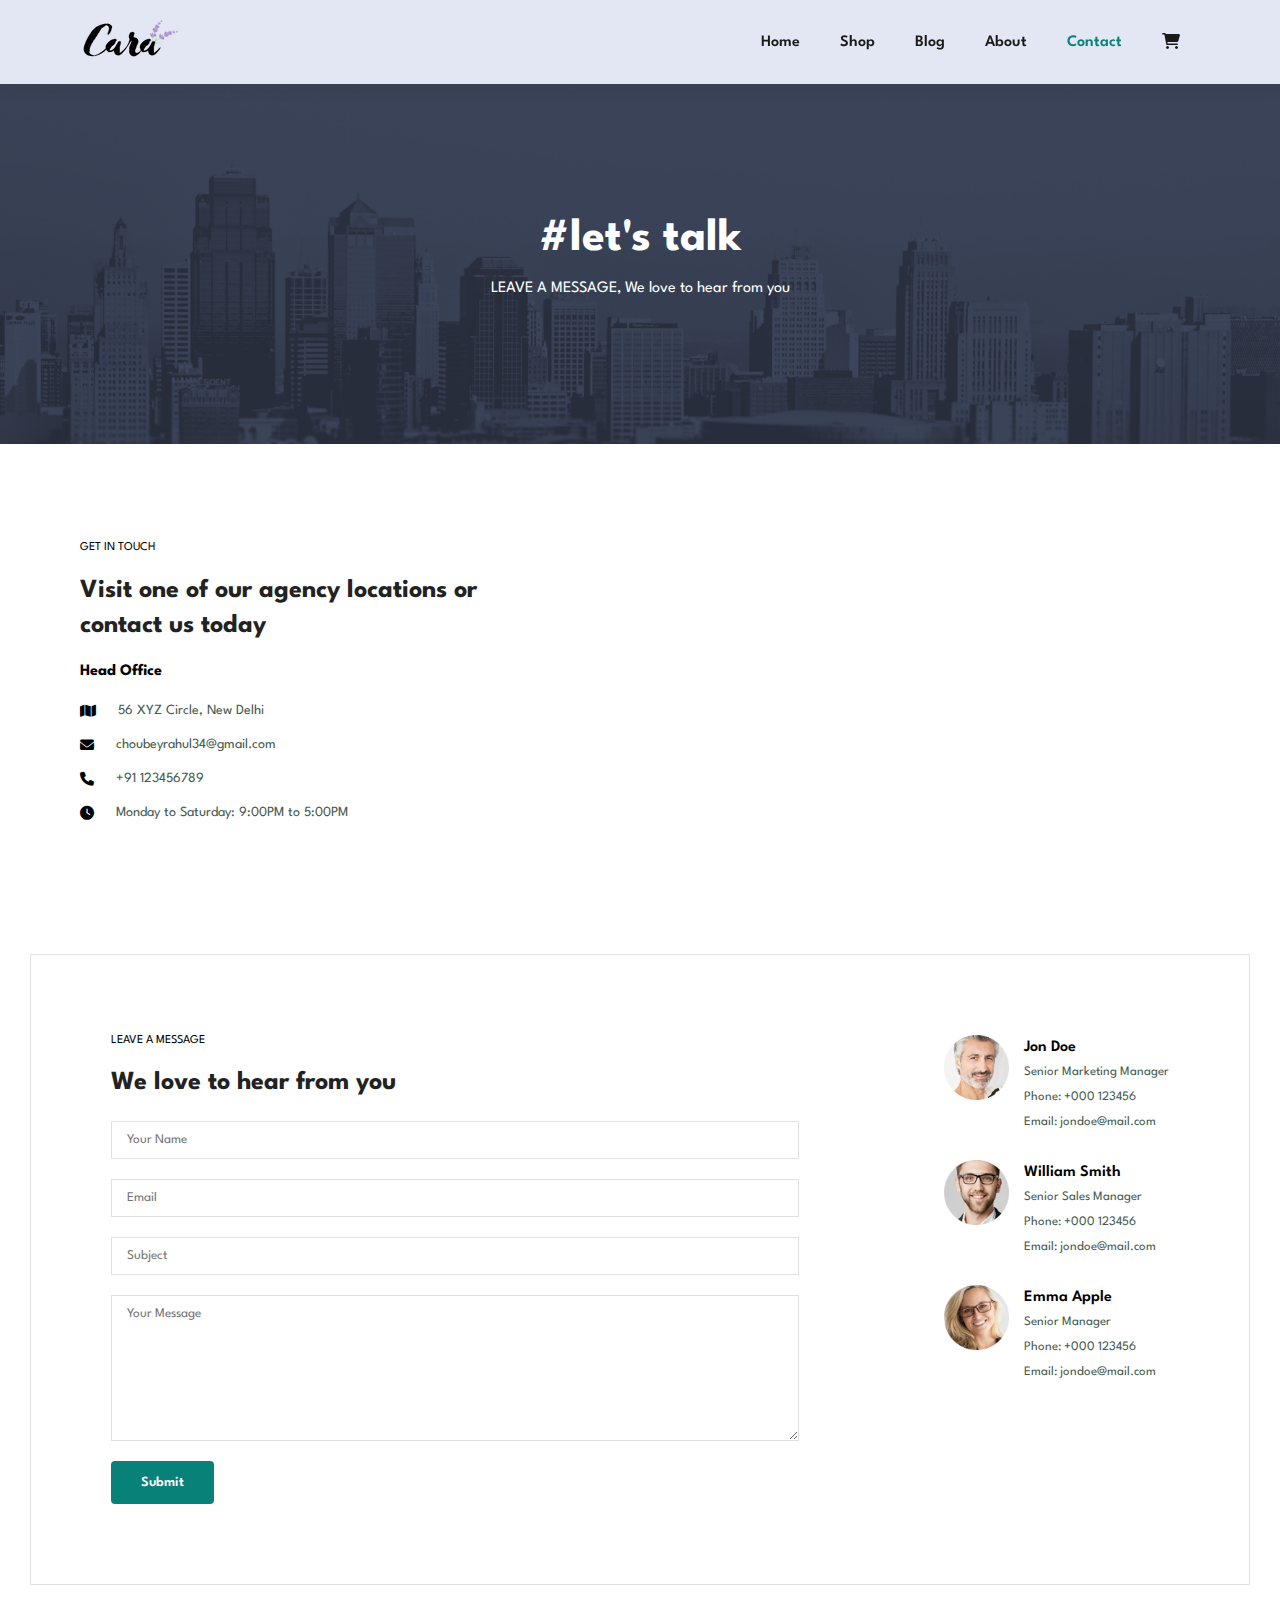
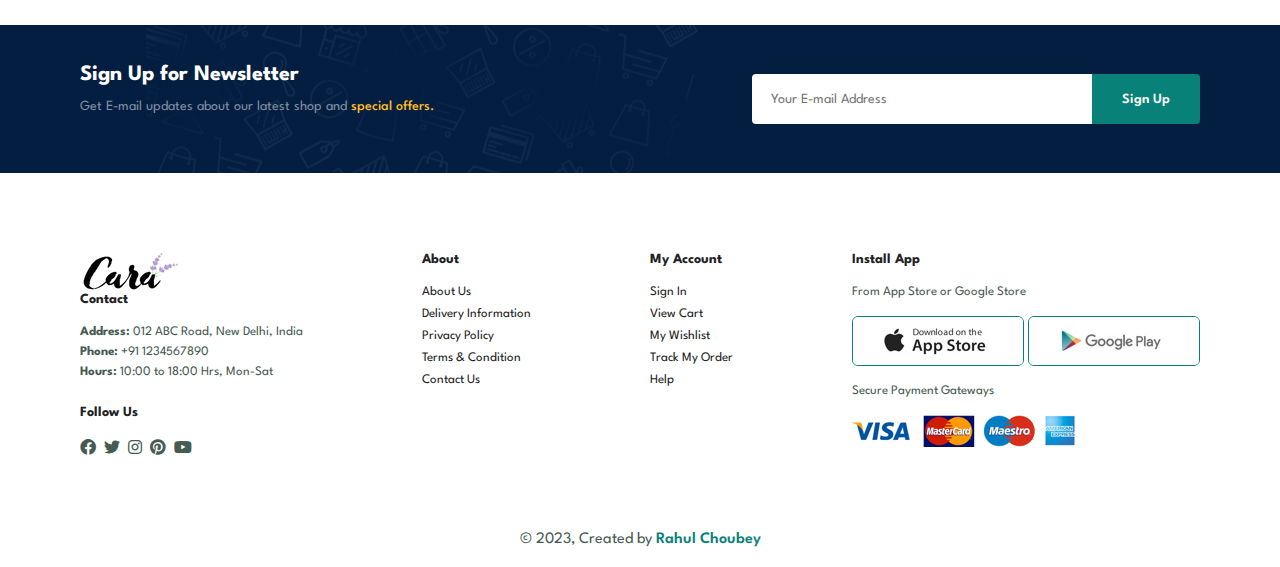
<file: contact.html>
<!DOCTYPE html>
<html lang="en">
<head>
    <meta charset="UTF-8">
    <meta name="viewport" content="width=device-width, initial-scale=1.0">
    <title>Cara</title>
    <link rel="stylesheet" href="style.css">
    <link rel="icon" type="image" href="img/logo.png">
    <link rel="stylesheet" href="https://cdnjs.cloudflare.com/ajax/libs/font-awesome/6.0.0/css/all.min.css">
    <!-- <link rel="stylesheet" href="path/to/font-awesome/css/font-awesome.min.css"> -->
</head>
<body>
    <section id="header">
        <a href="#"><img src="img/logo.png" alt="logo" class="logo"></a>

        <div>
            <ul id="navbar">
                <li><a href="index.html">Home</a></li>
                <li><a href="shop.html">Shop</a></li>
                <li><a href="blog.html">Blog</a></li>
                <li><a href="about.html">About</a></li>
                <li><a class="active" href="contact.html">Contact</a></li>
                <li id="lg-bag"><a href="cart.html"><i class="fa-solid fa-cart-shopping"></i></a></li>
                <a href="#" id="close"><i class="fa-solid fa-xmark"></i></a>
            </ul>
        </div>

        <div id="mobile">
            <a href="cart.html"><i class="fa-solid fa-cart-shopping"></i></a>
            <i id="bar" class="fa-solid fa-bars"></i>
            
        </div>
    </section>

    <section id="page-header" class="about-header">
        <h2>#let's talk</h2>
    
        <p>LEAVE A MESSAGE, We love to hear from you</p>
    </section>

    <section id="contact-details" class="section-p1">
        <div class="details">
            <span>GET IN TOUCH</span>
            <h2>Visit one of our agency locations or contact us today </h2>
            <h3>Head Office</h3>

            <div>
                <li>
                    <i class="fa-solid fa-map"></i>
                    <p>56 XYZ Circle, New Delhi</p>
                </li>

                <li>
                    <i class="fa-solid fa-envelope"></i>
                    <p>choubeyrahul34@gmail.com</p>
                </li>

                <li>
                    <i class="fa-solid fa-phone"></i>
                    <p>+91 123456789</p>
                </li>

                <li>
                    <i class="fa-solid fa-clock"></i>
                    <p>Monday to Saturday: 9:00PM to 5:00PM</p>
                </li>
            </div>
        </div>

        <div class="map">
            <iframe src="https://www.google.com/maps/embed?pb=!1m18!1m12!1m3!1d224346.54004883842!2d77.04417347155065!3d28.52725273882469!2m3!1f0!2f0!3f0!3m2!1i1024!2i768!4f13.1!3m3!1m2!1s0x390cfd5b347eb62d%3A0x52c2b7494e204dce!2sNew%20Delhi%2C%20Delhi!5e0!3m2!1sen!2sin!4v1702270424903!5m2!1sen!2sin" width="600" height="450" style="border:0;" allowfullscreen="" loading="lazy" referrerpolicy="no-referrer-when-downgrade"></iframe>
            
        </div>
    </section>

    <section id="form-details">
        <form action="">
            <span>LEAVE A MESSAGE</span>
            <h2>We love to hear from you</h2>
            <input type="text" placeholder="Your Name">
            <input type="text" placeholder="Email">
            <input type="text" placeholder="Subject">
            <textarea name="" id="" cols="30" rows="10" placeholder="Your Message"></textarea>
            <button class="normal">Submit</button>
        </form>

        <div class="people">
            <div >
                <img src="img/people/1.png" alt="">
                <p><span>Jon Doe</span> Senior Marketing Manager <br> Phone: +000 123456 <br> Email: jondoe@mail.com    </p>
            </div>

            <div >
                <img src="img/people/2.png" alt="">
                <p><span>William Smith</span> Senior Sales Manager <br> Phone: +000 123456 <br> Email: jondoe@mail.com    </p>
            </div>

            <div >
                <img src="img/people/3.png" alt="">
                <p><span>Emma Apple</span> Senior Manager <br> Phone: +000 123456 <br> Email: jondoe@mail.com    </p>
            </div>
        </div>

    </section>

    <section id="newsletter" class="section-p1 section-m1">
        <div class="newstext">
            <h4>Sign Up for Newsletter</h4>
            <p>Get E-mail updates about our latest shop and <span>special offers.</span></p>
        </div>

        <div class="form">
            <input type="text" placeholder="Your E-mail Address">
            <button class="normal">Sign Up</button>
        </div>
    </section>

    <footer class="section-p1">
        <div class="col">
            <img src="img/logo.png" alt="logo">
            <h4>Contact</h4>
            <p><strong>Address: </strong> 012 ABC Road, New Delhi, India</p>
            <p><strong>Phone:</strong> +91 1234567890</p>
            <p><strong>Hours: </strong> 10:00 to 18:00 Hrs, Mon-Sat</p>

            <div class="follow">
                <h4>Follow Us</h4>
                <div class="icon">
                    <i class="fa-brands fa-facebook"></i>
                    <i class="fa-brands fa-twitter"></i>
                    <i class="fa-brands fa-instagram"></i>
                    <i class="fa-brands fa-pinterest"></i>
                    <i class="fa-brands fa-youtube"></i>
                </div>
            </div>
        </div>

        <div class="col">
            <h4>About</h4>
            <a href="#">About Us</a>
            <a href="#">Delivery Information</a>
            <a href="#">Privacy Policy</a>
            <a href="#">Terms & Condition</a>
            <a href="#">Contact Us</a>
        </div>

        <div class="col">
            <h4>My Account</h4>
            <a href="#">Sign In</a>
            <a href="#">View Cart</a>
            <a href="#">My Wishlist</a>
            <a href="#">Track My Order</a>
            <a href="#">Help</a>
        </div>

        <div class="install">
            <h4>Install App</h4>
            <p>From App Store or Google Store</p>
            <div class="row">
                <img src="img/pay/app.jpg" alt="">
                <img src="img/pay/play.jpg" alt="">
            </div>
            <p>Secure Payment Gateways</p>
            <img src="img/pay/pay.png" alt="">
        </div>


    </footer>

    <div class="copyright">
        <p>© 2023, Created by <span>Rahul Choubey</span> </p>
    </div>

    <script src="script.js"></script>
</body>
</html>
</file>
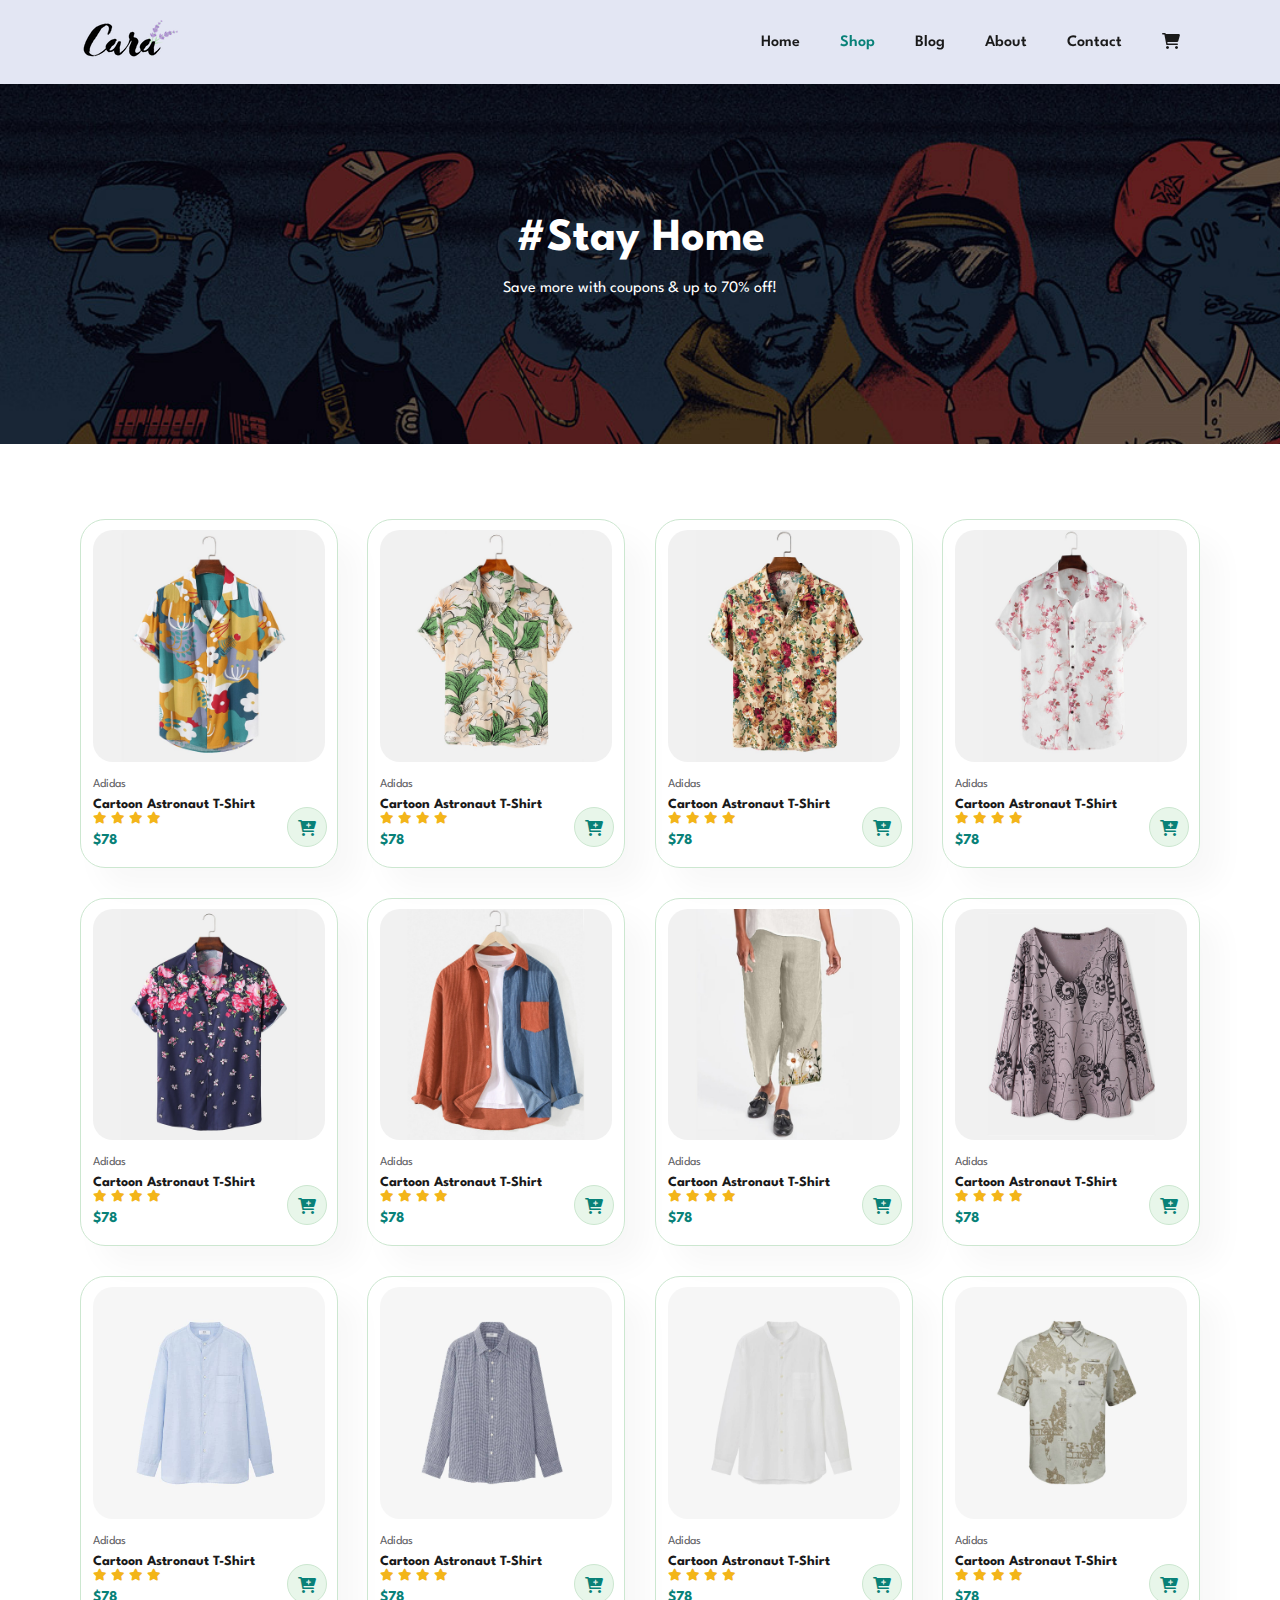
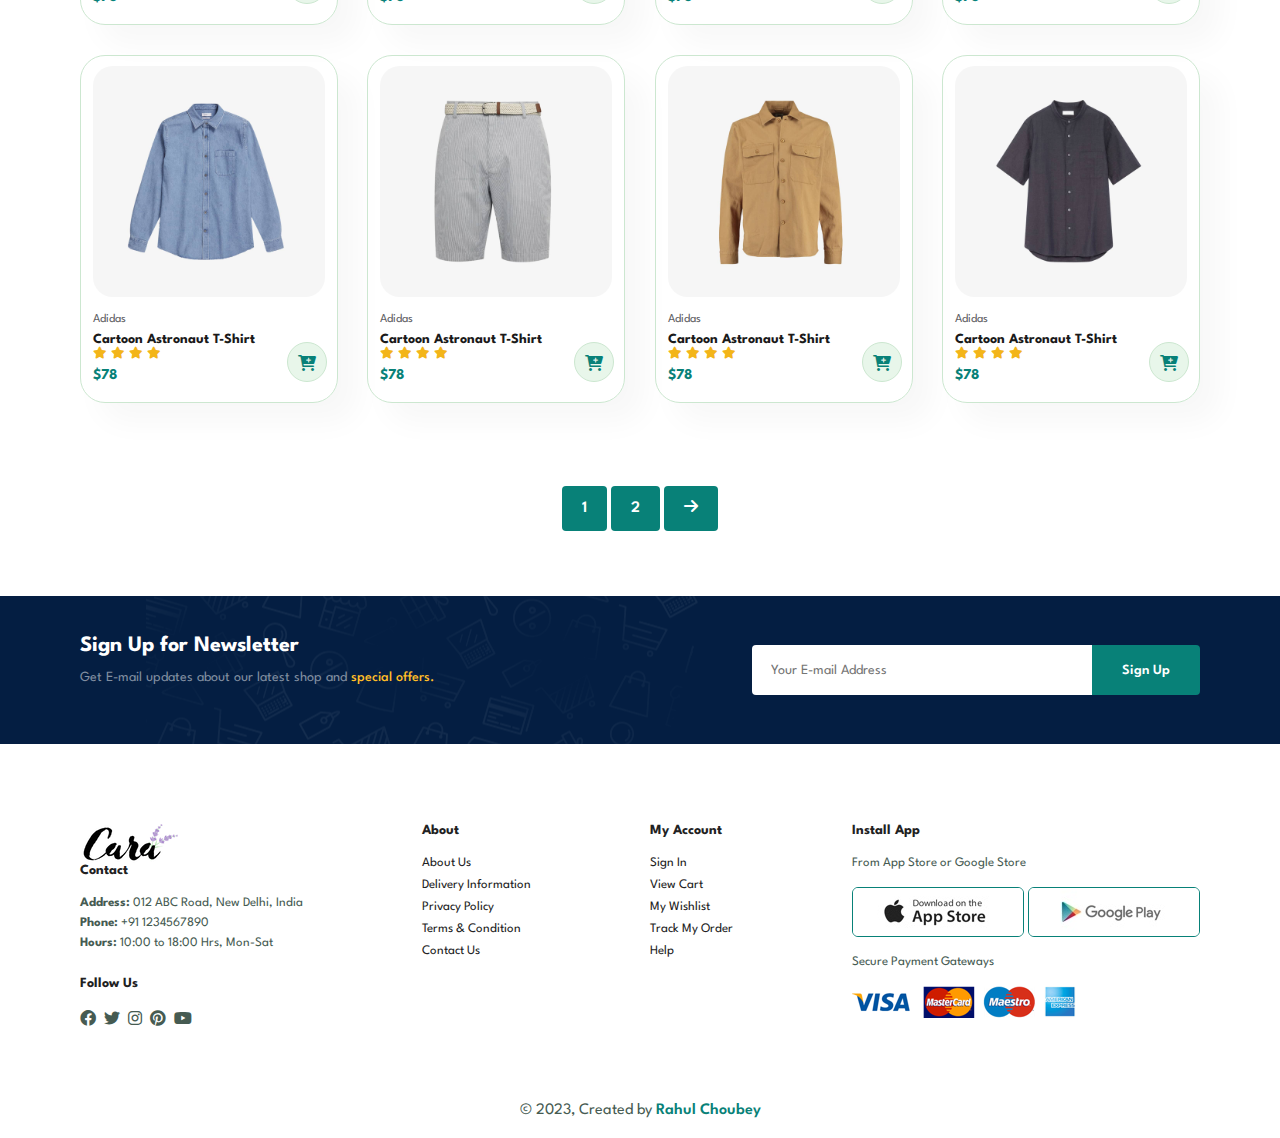
<file: shop.html>
<!DOCTYPE html>
<html lang="en">
<head>
    <meta charset="UTF-8">
    <meta name="viewport" content="width=device-width, initial-scale=1.0">
    <title>Cara</title>
    <link rel="stylesheet" href="style.css">
    <link rel="icon" type="image" href="img/logo.png">
    <link rel="stylesheet" href="https://cdnjs.cloudflare.com/ajax/libs/font-awesome/6.0.0/css/all.min.css">
    <!-- <link rel="stylesheet" href="path/to/font-awesome/css/font-awesome.min.css"> -->
</head>
<body>
    <section id="header">
        <a href="#"><img src="img/logo.png" alt="logo" class="logo"></a>

        <div>
            <ul id="navbar">
                <li><a href="index.html">Home</a></li>
                <li><a class="active" href="shop.html">Shop</a></li>
                <li><a href="blog.html">Blog</a></li>
                <li><a href="about.html">About</a></li>
                <li><a href="contact.html">Contact</a></li>
                <li id="lg-bag"><a href="cart.html"><i class="fa-solid fa-cart-shopping"></i></a></li>
                <a href="#" id="close"><i class="fa-solid fa-xmark"></i></a>
            </ul>
        </div>

        <div id="mobile">
            <a href="cart.html"><i class="fa-solid fa-cart-shopping"></i></a>
            <i id="bar" class="fa-solid fa-bars"></i>
            
        </div>
    </section>

    <section id="page-header">
        <h2>#Stay Home</h2>
    
        <p>Save more with coupons & up to 70% off!</p>
    </section>


    <section id="product1" class="section-p1">
        <div class="pro-container">
            <div class="pro" onclick="window.location.href ='sproduct.html'; ">
                <img src="img/products/f1.jpg" alt="">
                <div class="des">
                    <span>Adidas</span>
                    <h5>Cartoon Astronaut T-Shirt</h5>
                    <div class="star">
                        <i class="fas fa-star"></i>
                        <i class="fas fa-star"></i>
                        <i class="fas fa-star"></i>
                        <i class="fas fa-star"></i>
                    </div>
                    <h4>$78</h4>
                </div>
                <a href="#"><i class="fa-solid fa-cart-plus cart"></i></a>
            </div>

            <div class="pro">
                <img src="img/products/f2.jpg" alt="">
                <div class="des">
                    <span>Adidas</span>
                    <h5>Cartoon Astronaut T-Shirt</h5>
                    <div class="star">
                        <i class="fas fa-star"></i>
                        <i class="fas fa-star"></i>
                        <i class="fas fa-star"></i>
                        <i class="fas fa-star"></i>
                    </div>
                    <h4>$78</h4>
                </div>
                <a href="#"><i class="fa-solid fa-cart-plus cart"></i></a>
            </div>

            <div class="pro">
                <img src="img/products/f3.jpg" alt="">
                <div class="des">
                    <span>Adidas</span>
                    <h5>Cartoon Astronaut T-Shirt</h5>
                    <div class="star">
                        <i class="fas fa-star"></i>
                        <i class="fas fa-star"></i>
                        <i class="fas fa-star"></i>
                        <i class="fas fa-star"></i>
                    </div>
                    <h4>$78</h4>
                </div>
                <a href="#"><i class="fa-solid fa-cart-plus cart"></i></a>
            </div>

            <div class="pro">
                <img src="img/products/f4.jpg" alt="">
                <div class="des">
                    <span>Adidas</span>
                    <h5>Cartoon Astronaut T-Shirt</h5>
                    <div class="star">
                        <i class="fas fa-star"></i>
                        <i class="fas fa-star"></i>
                        <i class="fas fa-star"></i>
                        <i class="fas fa-star"></i>
                    </div>
                    <h4>$78</h4>
                </div>
                <a href="#"><i class="fa-solid fa-cart-plus cart"></i></a>
            </div>

            <div class="pro">
                <img src="img/products/f5.jpg" alt="">
                <div class="des">
                    <span>Adidas</span>
                    <h5>Cartoon Astronaut T-Shirt</h5>
                    <div class="star">
                        <i class="fas fa-star"></i>
                        <i class="fas fa-star"></i>
                        <i class="fas fa-star"></i>
                        <i class="fas fa-star"></i>
                    </div>
                    <h4>$78</h4>
                </div>
                <a href="#"><i class="fa-solid fa-cart-plus cart"></i></a>
            </div>

            <div class="pro">
                <img src="img/products/f6.jpg" alt="">
                <div class="des">
                    <span>Adidas</span>
                    <h5>Cartoon Astronaut T-Shirt</h5>
                    <div class="star">
                        <i class="fas fa-star"></i>
                        <i class="fas fa-star"></i>
                        <i class="fas fa-star"></i>
                        <i class="fas fa-star"></i>
                    </div>
                    <h4>$78</h4>
                </div>
                <a href="#"><i class="fa-solid fa-cart-plus cart"></i></a>
            </div>

            <div class="pro">
                <img src="img/products/f7.jpg" alt="">
                <div class="des">
                    <span>Adidas</span>
                    <h5>Cartoon Astronaut T-Shirt</h5>
                    <div class="star">
                        <i class="fas fa-star"></i>
                        <i class="fas fa-star"></i>
                        <i class="fas fa-star"></i>
                        <i class="fas fa-star"></i>
                    </div>
                    <h4>$78</h4>
                </div>
                <a href="#"><i class="fa-solid fa-cart-plus cart"></i></a>
            </div>

            <div class="pro">
                <img src="img/products/f8.jpg" alt="">
                <div class="des">
                    <span>Adidas</span>
                    <h5>Cartoon Astronaut T-Shirt</h5>
                    <div class="star">
                        <i class="fas fa-star"></i>
                        <i class="fas fa-star"></i>
                        <i class="fas fa-star"></i>
                        <i class="fas fa-star"></i>
                    </div>
                    <h4>$78</h4>
                </div>
                <a href="#"><i class="fa-solid fa-cart-plus cart"></i></a>
            </div>
        
            <div class="pro">
                <img src="img/products/n1.jpg" alt="">
                <div class="des">
                    <span>Adidas</span>
                    <h5>Cartoon Astronaut T-Shirt</h5>
                    <div class="star">
                        <i class="fas fa-star"></i>
                        <i class="fas fa-star"></i>
                        <i class="fas fa-star"></i>
                        <i class="fas fa-star"></i>
                    </div>
                    <h4>$78</h4>
                </div>
                <a href="#"><i class="fa-solid fa-cart-plus cart"></i></a>
            </div>

            <div class="pro">
                <img src="img/products/n2.jpg" alt="">
                <div class="des">
                    <span>Adidas</span>
                    <h5>Cartoon Astronaut T-Shirt</h5>
                    <div class="star">
                        <i class="fas fa-star"></i>
                        <i class="fas fa-star"></i>
                        <i class="fas fa-star"></i>
                        <i class="fas fa-star"></i>
                    </div>
                    <h4>$78</h4>
                </div>
                <a href="#"><i class="fa-solid fa-cart-plus cart"></i></a>
            </div>

            <div class="pro">
                <img src="img/products/n3.jpg" alt="">
                <div class="des">
                    <span>Adidas</span>
                    <h5>Cartoon Astronaut T-Shirt</h5>
                    <div class="star">
                        <i class="fas fa-star"></i>
                        <i class="fas fa-star"></i>
                        <i class="fas fa-star"></i>
                        <i class="fas fa-star"></i>
                    </div>
                    <h4>$78</h4>
                </div>
                <a href="#"><i class="fa-solid fa-cart-plus cart"></i></a>
            </div>

            <div class="pro">
                <img src="img/products/n4.jpg" alt="">
                <div class="des">
                    <span>Adidas</span>
                    <h5>Cartoon Astronaut T-Shirt</h5>
                    <div class="star">
                        <i class="fas fa-star"></i>
                        <i class="fas fa-star"></i>
                        <i class="fas fa-star"></i>
                        <i class="fas fa-star"></i>
                    </div>
                    <h4>$78</h4>
                </div>
                <a href="#"><i class="fa-solid fa-cart-plus cart"></i></a>
            </div>

            <div class="pro">
                <img src="img/products/n5.jpg" alt="">
                <div class="des">
                    <span>Adidas</span>
                    <h5>Cartoon Astronaut T-Shirt</h5>
                    <div class="star">
                        <i class="fas fa-star"></i>
                        <i class="fas fa-star"></i>
                        <i class="fas fa-star"></i>
                        <i class="fas fa-star"></i>
                    </div>
                    <h4>$78</h4>
                </div>
                <a href="#"><i class="fa-solid fa-cart-plus cart"></i></a>
            </div>

            <div class="pro">
                <img src="img/products/n6.jpg" alt="">
                <div class="des">
                    <span>Adidas</span>
                    <h5>Cartoon Astronaut T-Shirt</h5>
                    <div class="star">
                        <i class="fas fa-star"></i>
                        <i class="fas fa-star"></i>
                        <i class="fas fa-star"></i>
                        <i class="fas fa-star"></i>
                    </div>
                    <h4>$78</h4>
                </div>
                <a href="#"><i class="fa-solid fa-cart-plus cart"></i></a>
            </div>

            <div class="pro">
                <img src="img/products/n7.jpg" alt="">
                <div class="des">
                    <span>Adidas</span>
                    <h5>Cartoon Astronaut T-Shirt</h5>
                    <div class="star">
                        <i class="fas fa-star"></i>
                        <i class="fas fa-star"></i>
                        <i class="fas fa-star"></i>
                        <i class="fas fa-star"></i>
                    </div>
                    <h4>$78</h4>
                </div>
                <a href="#"><i class="fa-solid fa-cart-plus cart"></i></a>
            </div>

            <div class="pro">
                <img src="img/products/n8.jpg" alt="">
                <div class="des">
                    <span>Adidas</span>
                    <h5>Cartoon Astronaut T-Shirt</h5>
                    <div class="star">
                        <i class="fas fa-star"></i>
                        <i class="fas fa-star"></i>
                        <i class="fas fa-star"></i>
                        <i class="fas fa-star"></i>
                    </div>
                    <h4>$78</h4>
                </div>
                <a href="#"><i class="fa-solid fa-cart-plus cart"></i></a>
            </div>
        </div>
    </section>

    <section id="pagination" class="section-p1">
        <a href="#">1</a>
        <a href="#">2</a>
        <a href="#"><i class="fa-solid fa-arrow-right"></i></a>
    </section>


    <section id="newsletter" class="section-p1 section-m1">
        <div class="newstext">
            <h4>Sign Up for Newsletter</h4>
            <p>Get E-mail updates about our latest shop and <span>special offers.</span></p>
        </div>

        <div class="form">
            <input type="text" placeholder="Your E-mail Address">
            <button class="normal">Sign Up</button>
        </div>
    </section>

    <footer class="section-p1">
        <div class="col">
            <img src="img/logo.png" alt="logo">
            <h4>Contact</h4>
            <p><strong>Address: </strong> 012 ABC Road, New Delhi, India</p>
            <p><strong>Phone:</strong> +91 1234567890</p>
            <p><strong>Hours: </strong> 10:00 to 18:00 Hrs, Mon-Sat</p>

            <div class="follow">
                <h4>Follow Us</h4>
                <div class="icon">
                    <i class="fa-brands fa-facebook"></i>
                    <i class="fa-brands fa-twitter"></i>
                    <i class="fa-brands fa-instagram"></i>
                    <i class="fa-brands fa-pinterest"></i>
                    <i class="fa-brands fa-youtube"></i>
                </div>
            </div>
        </div>

        <div class="col">
            <h4>About</h4>
            <a href="#">About Us</a>
            <a href="#">Delivery Information</a>
            <a href="#">Privacy Policy</a>
            <a href="#">Terms & Condition</a>
            <a href="#">Contact Us</a>
        </div>

        <div class="col">
            <h4>My Account</h4>
            <a href="#">Sign In</a>
            <a href="#">View Cart</a>
            <a href="#">My Wishlist</a>
            <a href="#">Track My Order</a>
            <a href="#">Help</a>
        </div>

        <div class="install">
            <h4>Install App</h4>
            <p>From App Store or Google Store</p>
            <div class="row">
                <img src="img/pay/app.jpg" alt="">
                <img src="img/pay/play.jpg" alt="">
            </div>
            <p>Secure Payment Gateways</p>
            <img src="img/pay/pay.png" alt="">
        </div>


    </footer>

    <div class="copyright">
        <p>© 2023, Created by <span>Rahul Choubey</span> </p>
    </div>

    <script src="script.js"></script>
</body>
</html>
</file>
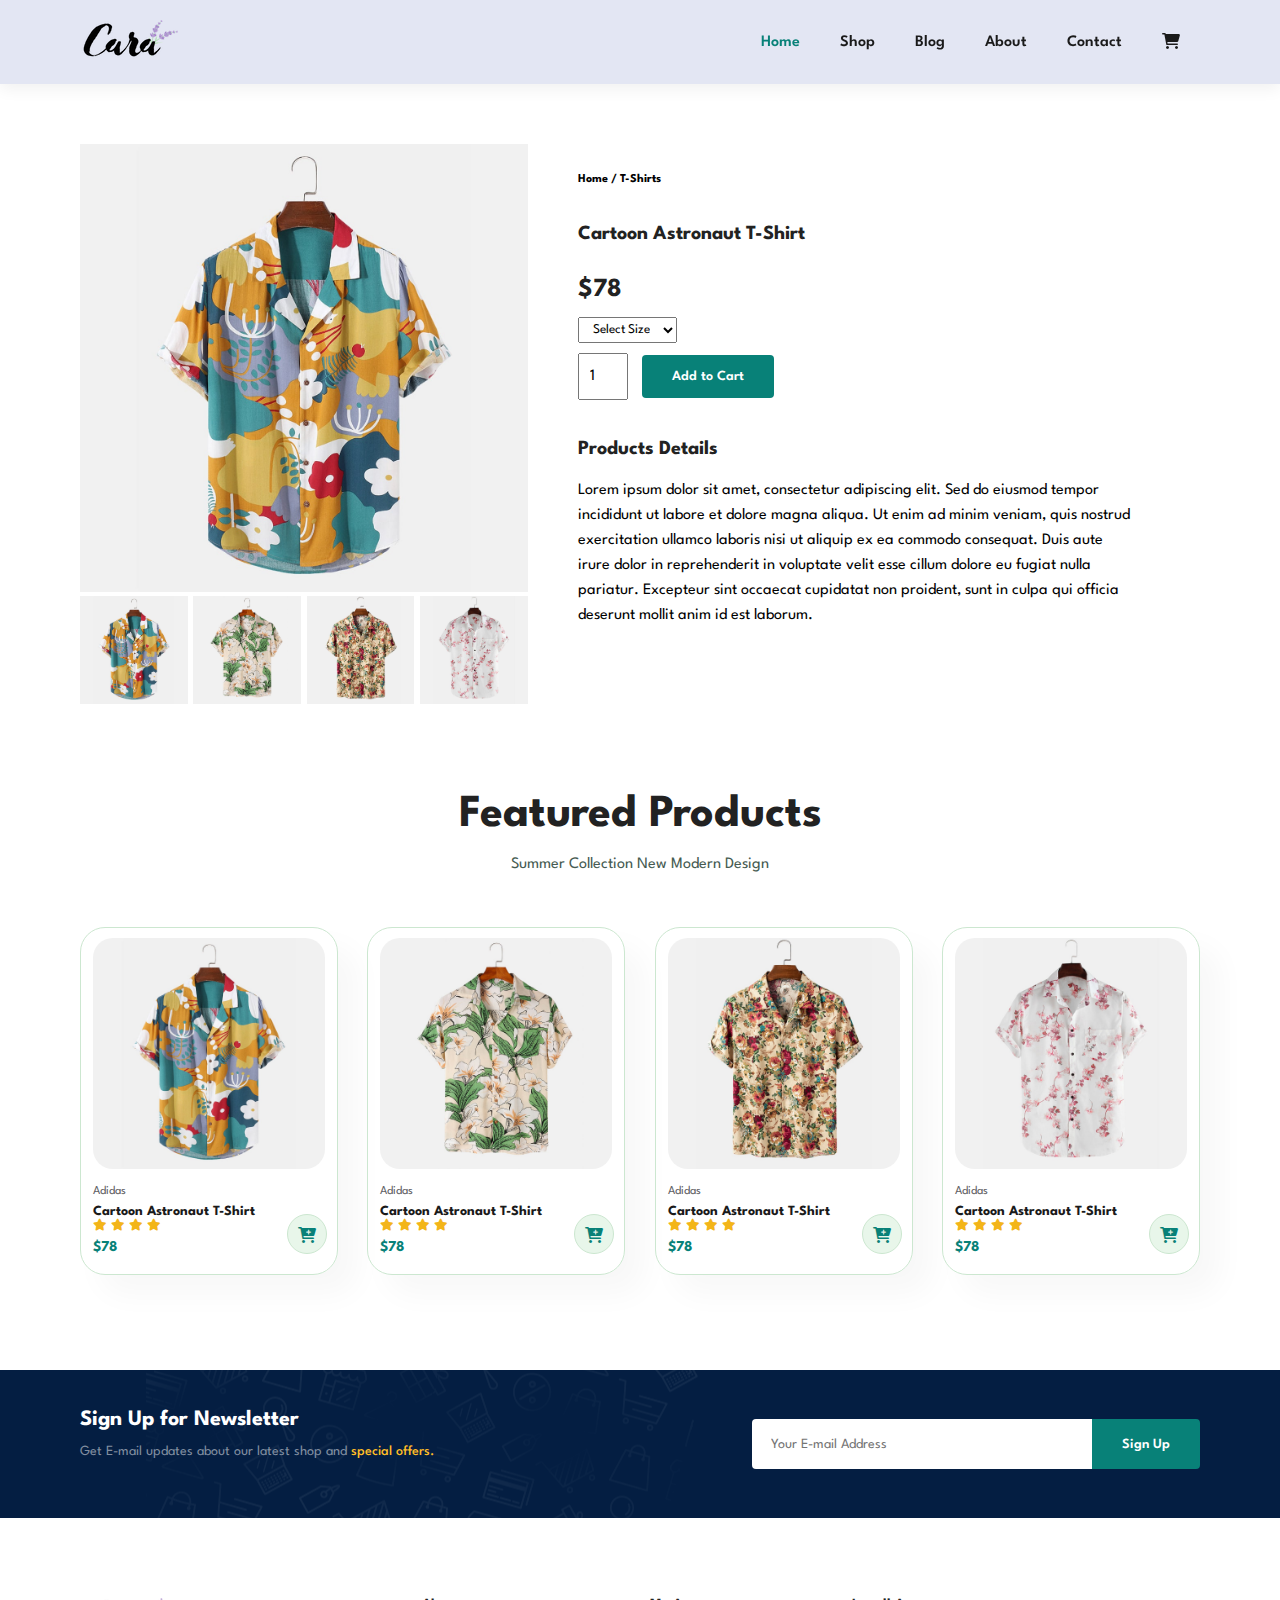
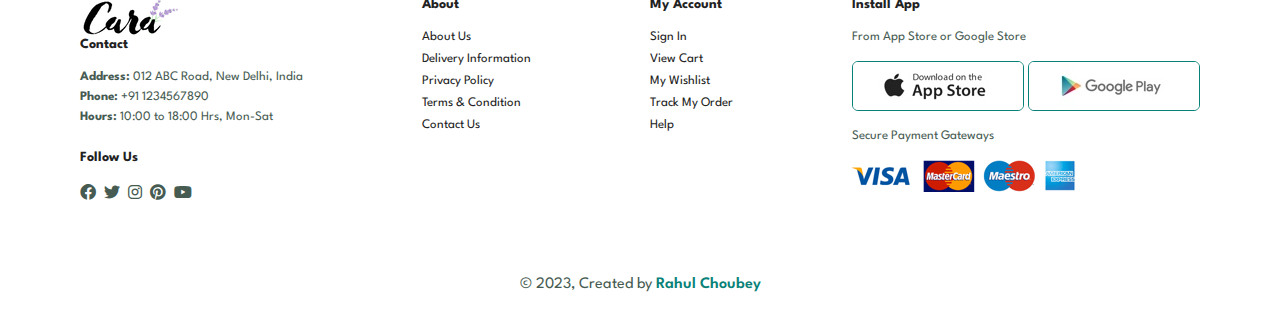
<file: sproduct.html>
<!DOCTYPE html>
<html lang="en">
<head>
    <meta charset="UTF-8">
    <meta name="viewport" content="width=device-width, initial-scale=1.0">
    <title>Cara</title>
    <link rel="stylesheet" href="style.css">
    <link rel="icon" type="image" href="img/logo.png">
    <link rel="stylesheet" href="https://cdnjs.cloudflare.com/ajax/libs/font-awesome/6.0.0/css/all.min.css">
    <!-- <link rel="stylesheet" href="path/to/font-awesome/css/font-awesome.min.css"> -->
</head>
<body>
    <section id="header">
        <a href="#"><img src="img/logo.png" alt="logo" class="logo"></a>

        <div>
            <ul id="navbar">
                <li><a class="active" href="index.html">Home</a></li>
                <li><a href="shop.html">Shop</a></li>
                <li><a href="blog.html">Blog</a></li>
                <li><a href="about.html">About</a></li>
                <li><a href="contact.html">Contact</a></li>
                <li id="lg-bag"><a href="cart.html"><i class="fa-solid fa-cart-shopping"></i></a></li>
                <a href="#" id="close"><i class="fa-solid fa-xmark"></i></a>
            </ul>
        </div>

        <div id="mobile">
            <a href="cart.html"><i class="fa-solid fa-cart-shopping"></i></a>
            <i id="bar" class="fa-solid fa-bars"></i>
            
        </div>
    </section>

    <section id="prodetails" class="section-p1">
        <div class="single-pro-image">
            <img src="img/products/f1.jpg" width="100%" id="MainImg" alt="">
            
            <div class="small-img-group">
                <div class="small-img-col">
                    <img src="img/products/f1.jpg" width="100%" class="small-img" alt="">
                </div>

                <div class="small-img-col">
                    <img src="img/products/f2.jpg" width="100%" class="small-img" alt="">
                </div>

                <div class="small-img-col">
                    <img src="img/products/f3.jpg" width="100%" class="small-img" alt="">
                </div>

                <div class="small-img-col">
                    <img src="img/products/f4.jpg" width="100%" class="small-img" alt="">
                </div>
            </div>
        </div>

        <div class="single-pro-details">
            <h6>Home / T-Shirts</h6>
            <h4>Cartoon Astronaut T-Shirt</h4>
            <h2>$78</h2>
            <select>
                <option>Select Size</option>
                <option>XL</option>
                <option>XXL</option>
                <option>L</option>
                <option>M</option>
            </select>
            <input type="number" value="1">
            <button class="normal">Add to Cart</button>
            <h4>Products Details</h4>
            <span>
                Lorem ipsum dolor sit amet, consectetur adipiscing elit. Sed do eiusmod tempor incididunt ut labore et dolore magna aliqua. Ut enim ad minim veniam, quis nostrud exercitation ullamco laboris nisi ut aliquip ex ea commodo consequat. Duis aute irure dolor in reprehenderit in voluptate velit esse cillum dolore eu fugiat nulla pariatur. Excepteur sint occaecat cupidatat non proident, sunt in culpa qui officia deserunt mollit anim id est laborum.
            </span>
        </div>
    </section>

    <section id="product1" class="section-p1">
        <h2>Featured Products</h2>
        <p>Summer Collection New Modern Design</p>

        <div class="pro-container">
            <div class="pro">
                <img src="img/products/f1.jpg" alt="">
                <div class="des">
                    <span>Adidas</span>
                    <h5>Cartoon Astronaut T-Shirt</h5>
                    <div class="star">
                        <i class="fas fa-star"></i>
                        <i class="fas fa-star"></i>
                        <i class="fas fa-star"></i>
                        <i class="fas fa-star"></i>
                    </div>
                    <h4>$78</h4>
                </div>
                <a href="#"><i class="fa-solid fa-cart-plus cart"></i></a>
            </div>

            <div class="pro">
                <img src="img/products/f2.jpg" alt="">
                <div class="des">
                    <span>Adidas</span>
                    <h5>Cartoon Astronaut T-Shirt</h5>
                    <div class="star">
                        <i class="fas fa-star"></i>
                        <i class="fas fa-star"></i>
                        <i class="fas fa-star"></i>
                        <i class="fas fa-star"></i>
                    </div>
                    <h4>$78</h4>
                </div>
                <a href="#"><i class="fa-solid fa-cart-plus cart"></i></a>
            </div>

            <div class="pro">
                <img src="img/products/f3.jpg" alt="">
                <div class="des">
                    <span>Adidas</span>
                    <h5>Cartoon Astronaut T-Shirt</h5>
                    <div class="star">
                        <i class="fas fa-star"></i>
                        <i class="fas fa-star"></i>
                        <i class="fas fa-star"></i>
                        <i class="fas fa-star"></i>
                    </div>
                    <h4>$78</h4>
                </div>
                <a href="#"><i class="fa-solid fa-cart-plus cart"></i></a>
            </div>

            <div class="pro">
                <img src="img/products/f4.jpg" alt="">
                <div class="des">
                    <span>Adidas</span>
                    <h5>Cartoon Astronaut T-Shirt</h5>
                    <div class="star">
                        <i class="fas fa-star"></i>
                        <i class="fas fa-star"></i>
                        <i class="fas fa-star"></i>
                        <i class="fas fa-star"></i>
                    </div>
                    <h4>$78</h4>
                </div>
                <a href="#"><i class="fa-solid fa-cart-plus cart"></i></a>
            </div>

        </div>
    </section>

    <section id="newsletter" class="section-p1 section-m1">
        <div class="newstext">
            <h4>Sign Up for Newsletter</h4>
            <p>Get E-mail updates about our latest shop and <span>special offers.</span></p>
        </div>

        <div class="form">
            <input type="text" placeholder="Your E-mail Address">
            <button class="normal">Sign Up</button>
        </div>
    </section>

    <footer class="section-p1">
        <div class="col">
            <img src="img/logo.png" alt="logo">
            <h4>Contact</h4>
            <p><strong>Address: </strong> 012 ABC Road, New Delhi, India</p>
            <p><strong>Phone:</strong> +91 1234567890</p>
            <p><strong>Hours: </strong> 10:00 to 18:00 Hrs, Mon-Sat</p>

            <div class="follow">
                <h4>Follow Us</h4>
                <div class="icon">
                    <i class="fa-brands fa-facebook"></i>
                    <i class="fa-brands fa-twitter"></i>
                    <i class="fa-brands fa-instagram"></i>
                    <i class="fa-brands fa-pinterest"></i>
                    <i class="fa-brands fa-youtube"></i>
                </div>
            </div>
        </div>

        <div class="col">
            <h4>About</h4>
            <a href="#">About Us</a>
            <a href="#">Delivery Information</a>
            <a href="#">Privacy Policy</a>
            <a href="#">Terms & Condition</a>
            <a href="#">Contact Us</a>
        </div>

        <div class="col">
            <h4>My Account</h4>
            <a href="#">Sign In</a>
            <a href="#">View Cart</a>
            <a href="#">My Wishlist</a>
            <a href="#">Track My Order</a>
            <a href="#">Help</a>
        </div>

        <div class="install">
            <h4>Install App</h4>
            <p>From App Store or Google Store</p>
            <div class="row">
                <img src="img/pay/app.jpg" alt="">
                <img src="img/pay/play.jpg" alt="">
            </div>
            <p>Secure Payment Gateways</p>
            <img src="img/pay/pay.png" alt="">
        </div>


    </footer>

    <div class="copyright">
        <p>© 2023, Created by <span>Rahul Choubey</span> </p>
    </div>

    <script src="script.js"></script>


    <script>
        var MainImg = document.getElementById("MainImg");
        var smallimg = document.getElementsByClassName("small-img");

        smallimg[0].onclick = function() {
            MainImg.src = smallimg[0].src;
        }

        smallimg[1].onclick = function() {
            MainImg.src = smallimg[1].src;
        }

        smallimg[2].onclick = function(){
            MainImg.src = smallimg[2].src;
        }

        smallimg[3].onclick = function(){
            MainImg.src = smallimg[3].src;
        }
    </script>
</body>
</html>
</file>
<file: style.css>
@import url('https://fonts.googleapis.com/css2?family=Spartan:wght@100;200;300;400;500;600;700;800;900&display=swap');

*{
    margin: 0;
    padding: 0;
    box-sizing: border-box;
    font-family: 'Spartan', sans-serif;
}

h1{
    font-size: 50px;
    line-height: 64px;
    color: #222;
}

h2{
    font-size: 46px;
    line-height: 54px;
    color: #222;
}

h4{
    font-size: 20px;
    color: #222;
}

h6{
    font-weight: 700;
    font-size: 12px;
}

p{
    font-size: 16px;
    color: #465b52;
    margin: 15px 0 20px 0;
}

.section-p1{
    padding: 40px 80px;
}

.section-m1{
    margin: 40px 0;
}

button.normal{
    font-size: 14px;
    font-weight: 600;
    padding: 15px 30px;
    color: black;
    background-color: white;
    border-radius: 4px;
    cursor: pointer;
    border: none;
    outline: none;
    transition: 0.2s;
}

button.white{
    font-size: 13px;
    font-weight: 600;
    padding: 11px 18px;
    color: white;
    background-color: transparent;
    cursor: pointer;
    border: 1px solid white;
    outline: none;
    transition: 0.2s;
}

body{
    width: 100%;
}


/* Header Start */
#header{
    display: flex;
    align-items: center;    
    justify-content: space-between;
    padding: 20px 80px;
    background-color: #e3e6f3;
    box-shadow: 0 5px 15px rgba(0, 0, 0, 0.06);

    position: sticky;
    z-index: 999;
    top: 0;
    left: 0;
}

#navbar{
    display: flex;
    align-items: center;
    justify-content: center;
}

#navbar li{
    list-style: none;
    padding: 0 20px;
    position: relative;
}

#navbar li a{
    text-decoration: none;
    font-size: 16px;
    font-weight: 600;
    color: #1a1a1a;
    transition: 0.3s ease;
}

#navbar li a:hover, #navbar li a.active{
    color: #088178;
}

#navbar li a.active::after, #navbar li a:hover::after{
    content: "";
    width: 30%;
    color: #088178;
    height: 2px;
    bottom: -4px;
    left: 20px;
    position: absolute;
}


#mobile{
    display: none;
}

#close{
    display: none;
}

/* HomePage */
#hero{
    background-image: url("img/hero4.png");
    height: 90vh;
    width: 100%;
    background-size: cover;
    background-position: top 25% right 0;
    padding: 0 80px;

    display: flex;
    flex-direction: column;
    align-items: flex-start;
    justify-content: center;
}

#hero h4{
    padding-bottom: 15px;
}

#hero h1{
    color: #088178;
}

#hero button{
    background-image: url("img/button.png");
    background-color: transparent;
    color: #088178;
    border: 0;
    padding: 14px 80px 14px 65px;
    background-repeat: no-repeat;
    cursor: pointer;
    font-size: 15px;
    font-weight: 700;
}


/* Feature Box */
#feature{
    display: flex;
    align-items: center;
    justify-content: space-between;
    flex-wrap: wrap;
}

#feature .fe-box{
    width: 180px;
    text-align: center;
    padding: 25px 15px;
    border: 1px solid #cce7d0;
    box-shadow: 20px 20px 34px rgba(0, 0, 0, 0.03);
    border-radius: 4px;
    margin: 15px 0;
}

#feature .fe-box img{
    width: 100%;
    margin-bottom: 10px;
}

#feature .fe-box h6{
    padding: 9px 8px 6px 8px;
    line-height: 1;
    border-radius: 4px;
    color: #088178;
    background-color: #fddde4;
    display: inline-block;
}

#feature .fe-box:nth-child(2) h6{
    background-color: #cdebbc;
}

#feature .fe-box:nth-child(3) h6{
    background-color: #d1e8f2;
}

#feature .fe-box:nth-child(4) h6{
    background-color: #cdd4f8;
}

#feature .fe-box:nth-child(5) h6{
    background-color: #f6dbf6;
}

#feature .fe-box:nth-child(6) h6{
    background-color: #fff2e5;
}

#feature .fe-box:hover{
    box-shadow: 10px 10px 54px rgba(70, 62, 221, 0.1);
}


/* Featured Items */
#product1{
    text-align: center;
}

#product1 .pro-container{
    display: flex;
    align-items: center;
    justify-content: space-between;
    padding-top: 20px;
    flex-wrap: wrap;
}

#product1 .pro{
    width: 23%;
    min-width: 250px;
    padding: 10px 12px;
    border: 1px solid #cce7d0;
    border-radius: 25px;
    cursor: pointer;
    box-shadow: 20px 20px 30px rgba(0, 0, 0, 0.03);
    margin: 15px 0;
    transform: 0.3 ease;
    position: relative;
}
#product1 .pro:hover{
    box-shadow: 20px 20px 30px rgba(0, 0, 0, 0.06);
}

#product1 .pro img{
    width:100%;
    border-radius: 20px;
}

#product1 .pro .des{
    text-align: start;
    padding: 10px 0;
}
#product1 .pro .des span{
    color: #606063;
    font-size: 12px;
}

#product1 .pro .des h5{
    padding-top: 7px;
    color: #1a1a1a;
    font-size: 14px;
}

#product1 .pro .des i{
    font-size: 12px;
    color: rgb(243, 181, 25);
}

#product1 .pro .des h4{
    padding-top: 7px;
    font-size: 15px;
    font-weight: 700;
    color: #088178;
}

#product1 .pro .cart{
    width: 40px;
    height: 40px;
    line-height: 40px;
    border-radius: 50px;
    background-color: #e8f6ea;
    font-weight: 600;
    color: #088178;
    border: 1px solid #cce7d0;

    position: absolute;
    bottom: 20px;
    right: 10px;   
}


/* Explore More Banner */
#banner{
    display: flex;
    flex-direction: column;
    justify-content: center;
    align-items: center;
    background-image: url("img/banner/b2.jpg");
    height: 40vh;
    background-size: cover;
    background-position: center;
}

#banner h4{
    color: white;
    font-size: 16px;
}

#banner h2{
    color: white;
    font-size: 30px;
    padding: 10px 0;
}

#banner h2 span{
    color: red;
}

#banner button:hover{
    background-color: #088178;
    color: white;
}

/* Banner Box */
#sm-banner{
    display: flex;
    justify-content: space-between;
    flex-wrap: wrap;
    padding: 40px 80px;
}

#sm-banner .banner-box{
    display: flex;
    flex-direction: column;
    justify-content: center;
    align-items: flex-start;
    background-image: url("img/banner/b17.jpg");
    min-width: 657px;
    height: 50vh;
    background-size: cover;
    background-position: center;
    padding: 30px;
}

#sm-banner .banner-box2{
    background-image: url("img/banner/b10.jpg");
    margin-left: -150px;
}

#sm-banner h4{
    color: white;
    font-size: 20px;
    font-weight: 300;
}

#sm-banner h2{
    color: white;
    font-size: 28px;
    font-weight: 800;
}
#sm-banner span{
    color: white;
    font-size: 14px;
    font-weight: 500;
    padding-bottom: 15px;
}

#sm-banner .banner-box:hover button{
    background-color: #088178;
    border: 1px solid #088178;
}


/* Banner section 3 */

#banner3{
    display: flex;
    justify-content: space-between;
    flex-wrap: wrap;
    padding: 0 80px;
}
#banner3 .banner-box{
    display: flex;
    flex-direction: column;
    justify-content: center;
    align-items: flex-start;
    background-image: url("img/banner/b7.jpg");
    min-width: 30%;
    height: 30vh;
    background-size: cover;
    background-position: center;
    padding: 20px;
    margin-bottom: 20px;
}
#banner3 .banner-box2{
    background-image: url("img/banner/b4.jpg");
}
#banner3 .banner-box3{
    background-image: url("img/banner/b18.jpg");
}

#banner3 h2{
    color: white;
    font-weight: 900;
    font-size: 22px;
}

#banner3 h3{
    color: #ec544e;
    font-weight: 800;
    font-size: 15px;
}

/* NewsLetter Section */
#newsletter{
    display: flex;
    justify-content: space-between;
    flex-wrap: wrap;
    align-items: center;
    background-image: url("img/banner/b14.png");
    background-repeat: no-repeat;
    background-position: 20% 30%;
    background-color: #041e42;
}

#newsletter h4{
    font-size: 22px;
    font-weight: 700;
    color: #fff;
}

#newsletter p{
    font-size: 14px;
    font-weight: 14px;
    color: #818ea0;
}

#newsletter p span{
    color: #ffbd27;
    font-weight: 500;
}

#newsletter .form{
    display: flex;
    width: 40%;
}
#newsletter input{
    height: 3.125rem;
    padding: 0 1.25em;
    font-size: 14px;
    width: 100%;
    border: 1px solid transparent;
    border-radius: 4px;
    outline: none;
    border-top-right-radius: 0;
    border-bottom-right-radius: 0;
}

#newsletter button{
    background-color: #088178;
    color: white;
    white-space: nowrap;
    border-top-left-radius: 0;
    border-bottom-left-radius: 0;
}


/* Footer */
footer{
    display: flex;
    justify-content: space-between;
    flex-wrap: wrap;
}

footer .col{
    display: flex;
    flex-direction: column;
    align-items: flex-start;
    margin-bottom: 20px;
}

footer .logo{
    margin-bottom: 30px;
}

footer h4{
    font-size: 14px;
    padding-bottom: 20px;
}

footer p{
    font-size: 13px;
    margin: 0 0 8px 0;
}

footer a{
    font-size: 13px;
    text-decoration: none;
    color: #222;
    margin-bottom: 10px;
}

footer .follow{
    margin-top: 20px;
}

footer .follow i{
    color: #465b52;
    padding-right: 4px;
    cursor: pointer;
}

footer .install .row img{
    border: 1px solid #088178;
    border-radius: 6px;
}

footer .install img{
    margin: 10px 0 15px 0;
}

footer .follow i:hover, 
footer a:hover{
    color: #088178;
}

.copyright{
    text-align: center;
    width: 100%;
}
.copyright span{
    color: #088178;
    font-weight: 600;
}


/* Shop Page */
#page-header{
    background-image: url('img/banner/b1.jpg');
    width: 100%;
    height: 40vh;
    background-size: cover;
    display: flex;
    justify-content: center;
    align-items: center;
    flex-direction: column;
    padding: 14px;
}

#page-header h2, #page-header p{
    color: white;
}

#pagination{
    text-align: center;
}

#pagination a{
    text-decoration: none;
    background-color: #088178;
    padding: 15px 20px;
    border-radius: 4px;
    color: #fff;
    font-weight: 600;
}

#pagination a i{
    font-weight: 600;
    font-size: 16px;
}



/* Single Page Product */

#prodetails{
    display: flex;
    margin-top: 20px;
}

#prodetails .single-pro-image{
    width: 40%;
    margin-right: 50px;
}

.small-img-group{
    display: flex;
    justify-content: space-between;
}

.small-img-col{
    flex-basis: 24%;
    cursor: pointer;
}

#prodetails .single-pro-details{
    width: 50%;
    padding-top: 30px;
}

#prodetails .single-pro-details h4{
    padding: 40px 0 20px 0;
}

#prodetails .single-pro-details h2{
    font-size: 26px;
}

#prodetails .single-pro-details select{
    display: block;
    padding: 5px 10px;
    margin-bottom: 10px;
}

#prodetails .single-pro-details input{
    width: 50px;
    height: 47px;
    padding-left: 10px;
    font-size: 16px;
    margin-right: 10px;
}

#prodetails .single-pro-details input:focus{
    outline: none;
}

#prodetails .single-pro-details button{
    background-color: #088178;
    color: white;
}

#prodetails .single-pro-details span{
    line-height: 25px;
}




/* Blog Page */
#page-header.blog-header{
    background-image: url('img/banner/b19.jpg');
}

#blog{
    padding: 150px 150px 0 150px;
}

#blog .blog-box{
    display: flex;
    align-items: center;
    width: 100%;
    position: relative;
    padding-bottom: 90px;
}

#blog .blog-box .blog-img{
    width: 50%;
    margin-right: 40px;
}

#blog .blog-box .blog-img img{
    width: 100%;
    height: 300px;
    object-fit: cover;
}

#blog .blog-details{
    width: 50%;
}

#blog .blog-details a{
    text-decoration: none;
    font-size: 11px;
    color: black;
    font-weight: 700;
    position: relative;
    transition: 0.3s;
}

#blog .blog-details a::after{
    content: "";
    width: 50px;
    height: 1px;
    background-color: black;
    position: absolute;
    top: 4px;
    right: -60px;
}

#blog .blog-details a:hover{
    color: #088178;
}

#blog .blog-details a:hover::after{
    background-color: #088178;
}

#blog .blog-box h1{
    position: absolute;
    top: -40px;
    left: 0;
    font-size: 70px;
    font-weight: 700;
    color: #c9cbce;
    z-index: -9;
}



/* About Us Page */
#page-header.about-header{
    background-image: url('img/about/banner.png');
}

#about-head{
    display: flex;
    align-items: center;
}

#about-head img{
    width: 50%;
    height: auto;
}

#about-head div{
    padding-left: 40px;
}

#about-app{
    text-align: center;
}

#about-app .video{
    width: 70%;
    height: 100%;
    margin: 30px auto 0 auto;
}

#about-app .video video{
    width: 100%;
    height: 100%;
    border-radius: 20px ;
}


/* Contact Us */
#contact-details{
    display: flex;
    align-items: center;
    justify-content: space-between;
}

#contact-details .details{
    width: 40%;
}

#contact-details .details span, #form-details form span{
    font-size: 12px;
}

#contact-details .details h2, #form-details form h2{
    font-size: 26px;
    line-height: 35px;
    padding: 20px 0;
}

#contact-details .details h3{
    font-size: 16px;
    padding-bottom: 15px;
}

#contact-details .details li{
    list-style: none;
    display: flex;
    padding: 10px 0;
}

#contact-details .details li i{
    font-size: 14px;
    padding-right: 22px;
}

#contact-details .details li p{
    font-size: 14px;
    margin: 0;
}

#contact-details .map{
    width: 55%;
    height: 400px;
}

#contact-details .map iframe{
    width: 100%;
    height: 100%;
}

#form-details{
    display: flex;
    justify-content: space-between;
    margin: 30px;
    padding: 80px;
    border: 1px solid #e1e1e1;
}

#form-details form{
    width: 65%;
    display: flex;
    flex-direction: column;
    align-items: flex-start;
}

#form-details form input, #form-details form textarea{
    width: 100%;
    padding: 12px 15px;
    outline: none;
    border: 1px solid #e1e1e1;
    margin-bottom: 20px;
}

#form-details form button{
    background-color: #088178;
    color: #fff;
}

#form-details .people div{
    padding-bottom: 25px;
    display: flex;
    align-items: flex-start;
}

#form-details .people div img{
    width: 65px;
    height: 65px;
    object-fit: cover;
    margin-right: 15px;
}

#form-details .people div p{
    margin: 0;
    font-size: 13px;
    line-height: 25px;
}

#form-details .people div p span{
    display: block;
    font-size: 16px;
    font-weight: 600;
    color: black;
}

/* Cart Page */
#cart{
    overflow-x: auto;
}

#cart table{
    width: 100%;
    border-collapse: collapse;
    table-layout: fixed;
    white-space: nowrap;
}

#cart table img{
    width: 70px;
}

#cart table td:nth-child(1){
    width: 100px;
    text-align: center;
}

#cart table td:nth-child(2){
    width: 150px;
    text-align: center;
}

#cart table td:nth-child(3){
    width: 250px;
    text-align: center;
}

#cart table td:nth-child(4), #cart table td:nth-child(5), #cart table td:nth-child(6){
    width: 150px;
    text-align: center;
}

#cart table td:nth-child(5) input{
    width: 70px;
    padding: 10px 5px 10px 15px;
}

#cart table thead{
    border: 1px solid #e2e9e1;
    border-left: none;
    border-right: none;
}

#cart table thead td{
    text-transform: uppercase;
    font-size: 13px;
    font-weight: 700;
    padding: 18px 0;
}

#cart table tbody tr td{
    padding-top: 15px;
    font-size: 13px;
}

#cart-add{
    display: flex;
    flex-wrap: wrap;
    justify-content: space-between;
}
#coupon{
    width: 50%;
    margin-bottom: 30px;
}

#coupon h3, #subtotal h3{
    padding-bottom: 15px;
}

#coupon input{
    padding: 10px;
    outline: none;
    width: 60%;
    margin-right: 10px;
    border: 1px solid #e2e9e1;
}

#coupon button{
    background-color: #088178;
    color: white;
    padding: 12px 20px;
}

#subtotal{
    width: 50%;
    margin-bottom: 30px;
    border: 1px solid #e2e9e1;
    padding: 30px;
}

#subtotal table{
    border-collapse: collapse;
    width: 100%;
    margin-bottom: 20px;
}

#subtotal table td{
    width: 50%;
    border: 1px solid #e2e9e1;
    padding: 10px;
    font-size: 13px;
}

#subtotal button{
    background-color: #088178;
    color: white;
    padding: 12px 20px;
}




/* Media Queries */
@media (max-width:799px) {
    .section-p1{
        padding: 40px 40px;
    }

    #navbar{
        display: flex;
        flex-direction: column;
        align-items: flex-start;
        justify-content: flex-start;
        position: fixed;
        top: 0;
        right: -300px;
        height: 100vh;
        width: 300px;
        background-color: #e3e6f3;
        box-shadow: 0 40px 60px rgba(0, 0, 0, 0.3);
        padding: 80px 0 0 10px;
        transition: 0.3s;
    }

    #navbar.active{
        right: 0px;
    }

    #navbar li{
        margin-bottom: 25px;
    }

    
    #mobile{
        display: flex;
        align-items: center;
    }

    #mobile i{
        color: #1a1a1a;
        font-size: 24px;
        padding-left: 20px;
    }

    #close{
        display: initial;
        position: absolute;
        top: 30px;
        left: 30px;
        color: #222;
        font-size: 24px;
    }
    
    #lg-bag{
        display: none;
    }

    /* Hero Section */
    #hero {
        height: 70vh;
        background-position: top 30% right 30%;
        padding: 0 80px;
       
    }

    #feature{
        justify-content: center;
    }

    #feature .fe-box{
        margin: 15px 15px;
    }

    #product1 .pro-container {
        justify-content: center;
    }

    #product1 .pro{
        margin: 15px;
    }

    #banner {
        height: 20vh;
    }
    #sm-banner {
        padding: 40px 40px;
    }

    #sm-banner .banner-box {
        min-width: 100%;
        height: 30vh;
        padding: 30px;
    }

    #sm-banner .banner-box2 {
        margin-left: 0px;
    }

    #banner3 {
        padding: 0 40px;
    }

    #banner3 .banner-box {
        width: 28%;
    }

    #newsletter .form{
        width: 70%;
    }


    /* Blog Page */
    #blog {
        padding: 150px 76px 0 75px;
    }

    /* About Us Page */
    #about-heading{
        font-size: 40px;
    }

    /* Contact Us Page */
    #form-details {
        padding: 40px;
      
    }
    #form-details form {
        width: 50%;
    }
}

@media (max-width:477px) {
    .section-p1{
        padding: 20px;
    }

    #header{
        padding: 10px 30px;
    }
    h1{
        font-size: 38px;
    }
    h2{
        font-size: 32px;
    }

    #hero {
        background-position: 55%;
        padding: 0 30px;
    }

    #feature .fe-box {
        width: 155px;
        margin: 0 0 15px 0;
    }

    #feature{
        justify-content: space-between;
    }

    #product1 .pro{
        width: 100%;
    }

    #banner{
        height: 40vh;
    }

    #sm-banner{
        padding: 40px 20px;
    }

    #sm-banner .banner-box{
        height: 40vh;
    }

    #sm-banner .banner-box2{
        margin-top: 20px;
    }

    #banner3{
        padding: 0 20px;
    }
     
    #banner3 .banner-box{
        width: 100%;
    }
    
    #newsletter{
        padding: 40px 20px;
    }

    #newsletter .form {
        width: 100%;
    }

    .col img{
        margin-bottom: 10px;
    }


    /* For Shop Page Header */
    #page-header {     
        height: 30vh;
    }
    #page-header p {
        font-size: 14px;
    }

    /* For Sinle Product Page */
    #prodetails {
        display: flex;
        flex-direction: column;
    }

    #prodetails .single-pro-image {
        width: 100%;
        margin-right: 0;
    }

    #prodetails .single-pro-details {
        width: 100%;
    }


    /* For Blog Page */
    #blog {
        padding: 100px 20px 0 20px;
    }

    #blog .blog-box{
        display: flex;
        flex-direction: column;
        align-items: flex-start;
    }

    #blog .blog-box .blog-img {
        width: 100%;
        margin-right: 0px;
        margin-bottom: 30px;
    }

    #blog .blog-details {
        width: 100%;
    }


    /* For About Us Page */
    #about-head{
        flex-direction: column;
    }

    #about-head img {
        width: 100%;
        margin-bottom: 20px;
    }

    #about-head div {
        padding-left: 0px;
    }

    #about-app .video {
        width: 100%;
        margin: 11px auto 0 auto;
    }

    #about-app h1{
        font-size: 30px;
    }


    /* Contact us Page */
    #contact-details {
        flex-direction: column;
       
    }

    #contact-details .details {
        width: 100%;
        margin-bottom: 30px;
    }

    #contact-details .map {
        width: 100%;
    }

    #form-details {
        flex-direction: column;
        margin: 10px;
        padding: 30px 10px;
    }

    #form-details form {
        width: 100%;
        margin-bottom: 30px;
    }

    /* Cart Page */
    #cart-add {
        flex-direction: column;
    }

    #coupon {
        width: 100%;
    }
    #coupon input {
        width: 70%;
    }

    #subtotal {
        width: 100%;
    }
}
</file>
